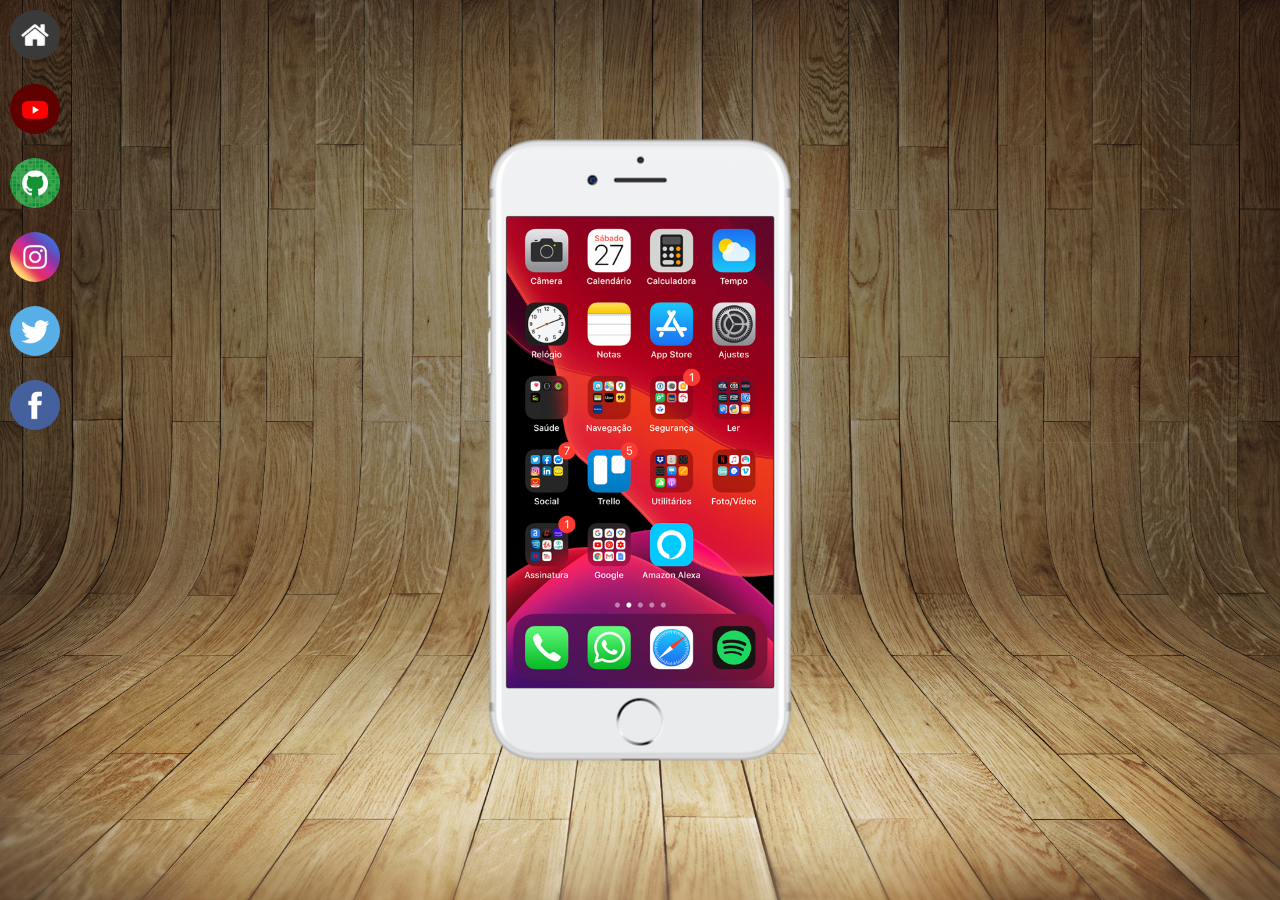
<file: index.html>
<!DOCTYPE html>
<html lang="pt-br">
  <head>
    <meta charset="UTF-8" />
    <meta name="viewport" content="width=device-width, initial-scale=1.0" />
    <link rel="shortcut" href="favicon.ico" type="image/x-icon" />
    <link rel="stylesheet" href="estilos/style.css" />
    <title>Projeto Redes Sociais</title>
  </head>
  <body>
    <main>
      <section id="telefone">
        <iframe src="home.html" name="tela" id="tela" frameborder="0">
          Seu navegador não é compatível com isso.
        </iframe>
      </section>

      <section id="redes-sociais">
        <a href="home.html" target="tela"
          ><img src="imagens/logo-home.jpg" alt="Home" /></a
        ><br />
        <!-- <br>  quebra linha-->
        <a href="youtube.html" target="tela"
          ><img src="imagens/logo-youtube.jpg" alt="YouTube" /></a
        ><br /><!-- <br>  q -->
         <a href="github.html" target="tela"
          ><img src="imagens/logo-github.jpg" alt="GitHub" /></a
        ><br /><!-- <br>  quebra linha-->
        <a href="instagram.html" target="tela"
          ><img src="imagens/logo-instagram.jpg" alt="Instagram" /></a
        ><br /><!-- <br> quebra linha-->
        <a href="twitter.html" target="tela">
          <img src="imagens/logo-twitter.jpg" alt="Twitter" /></a
        ><br /><!-- <br>  quebra linha-->
        <a href="facebook.html" target="tela"
          ><img src="imagens/logo-facebook.jpg" alt="Facebook" /></a
        ><br /><!-- <br>  quebra linha-->
      </section>
    </main>
  </body>
</html>
</file>
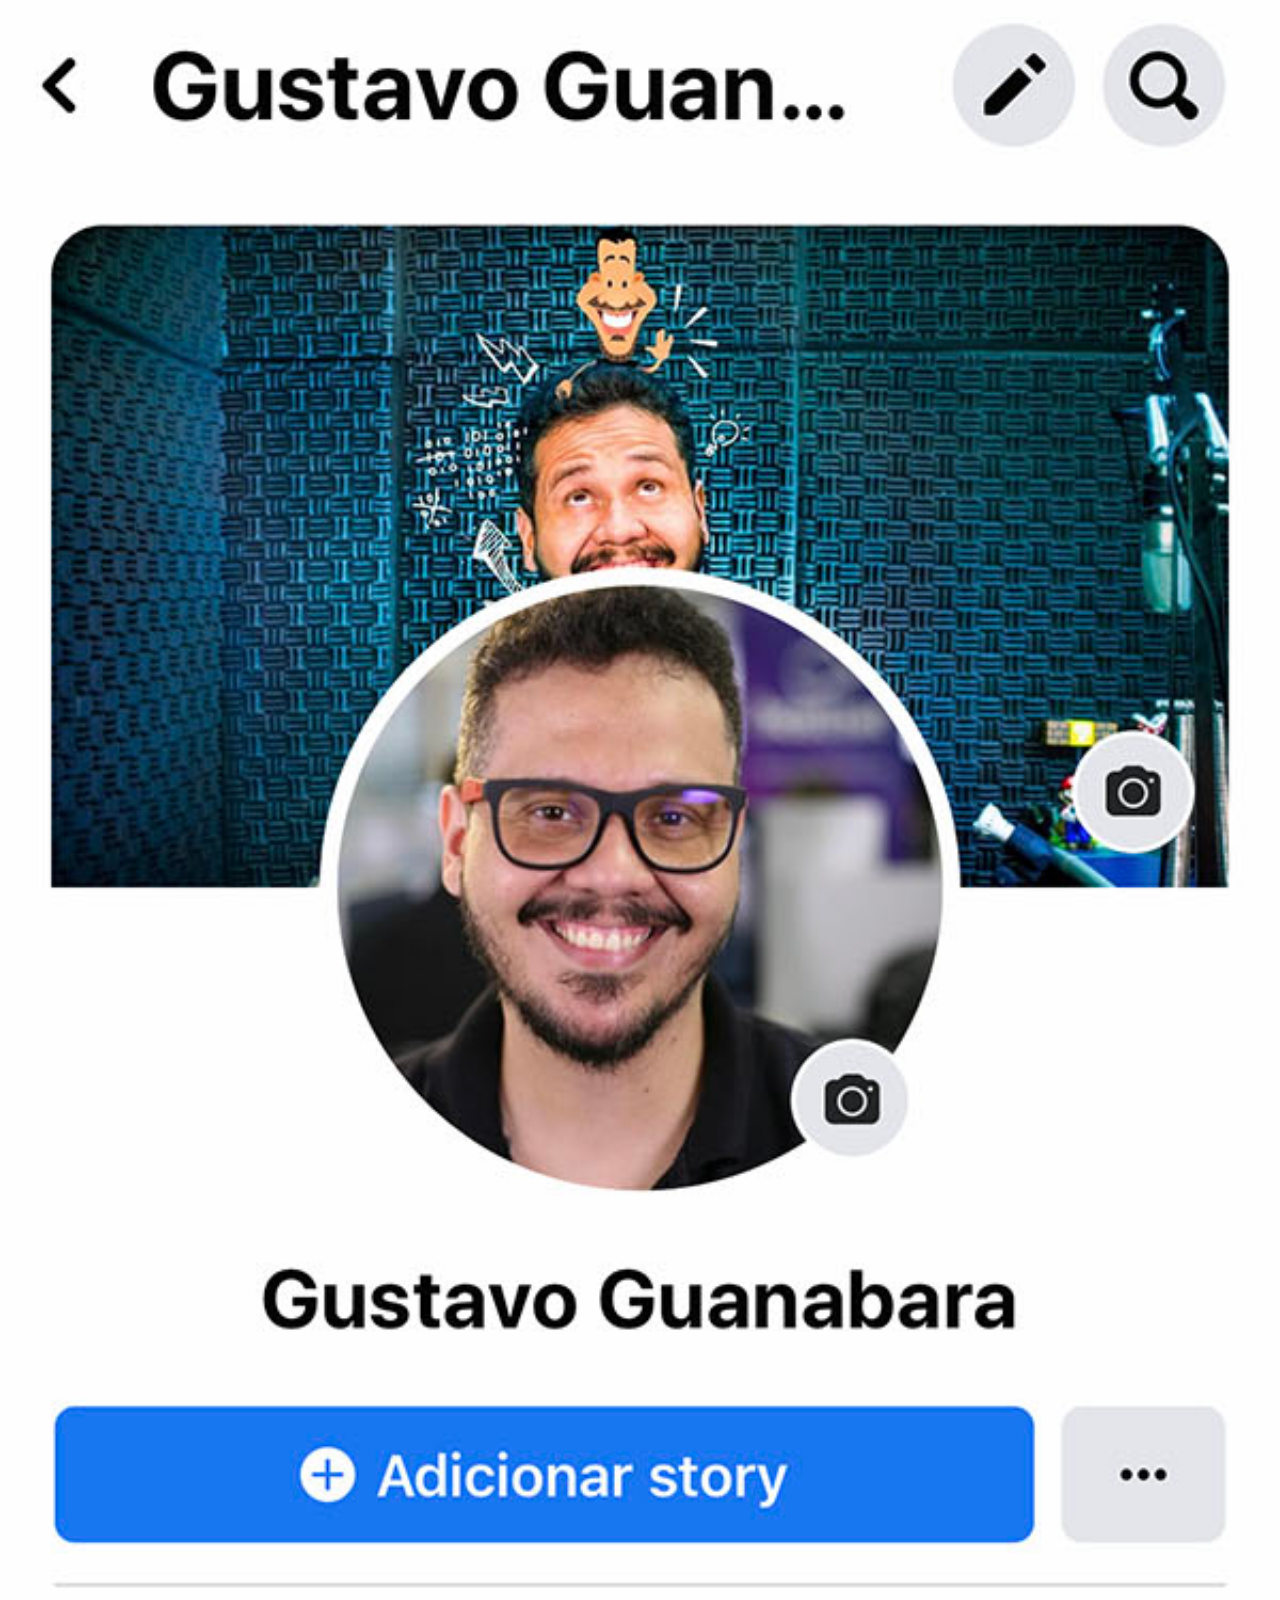
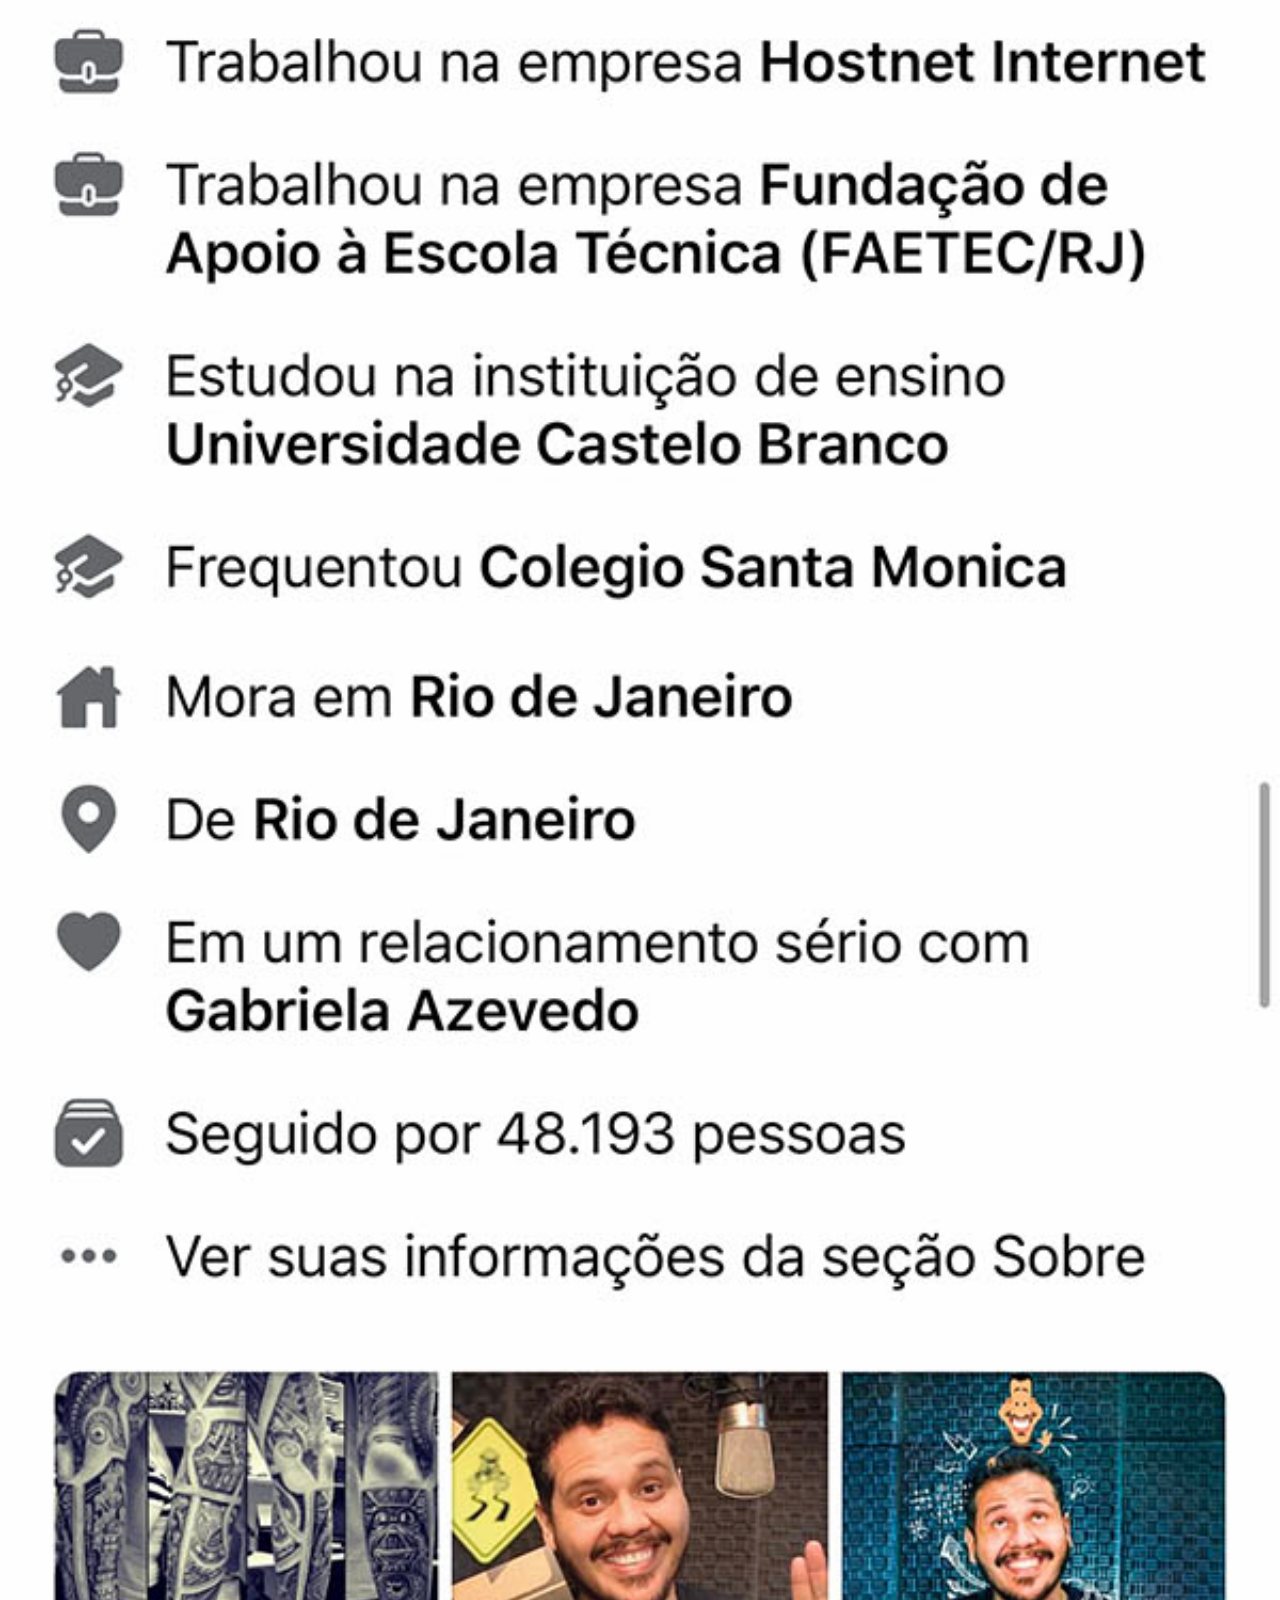
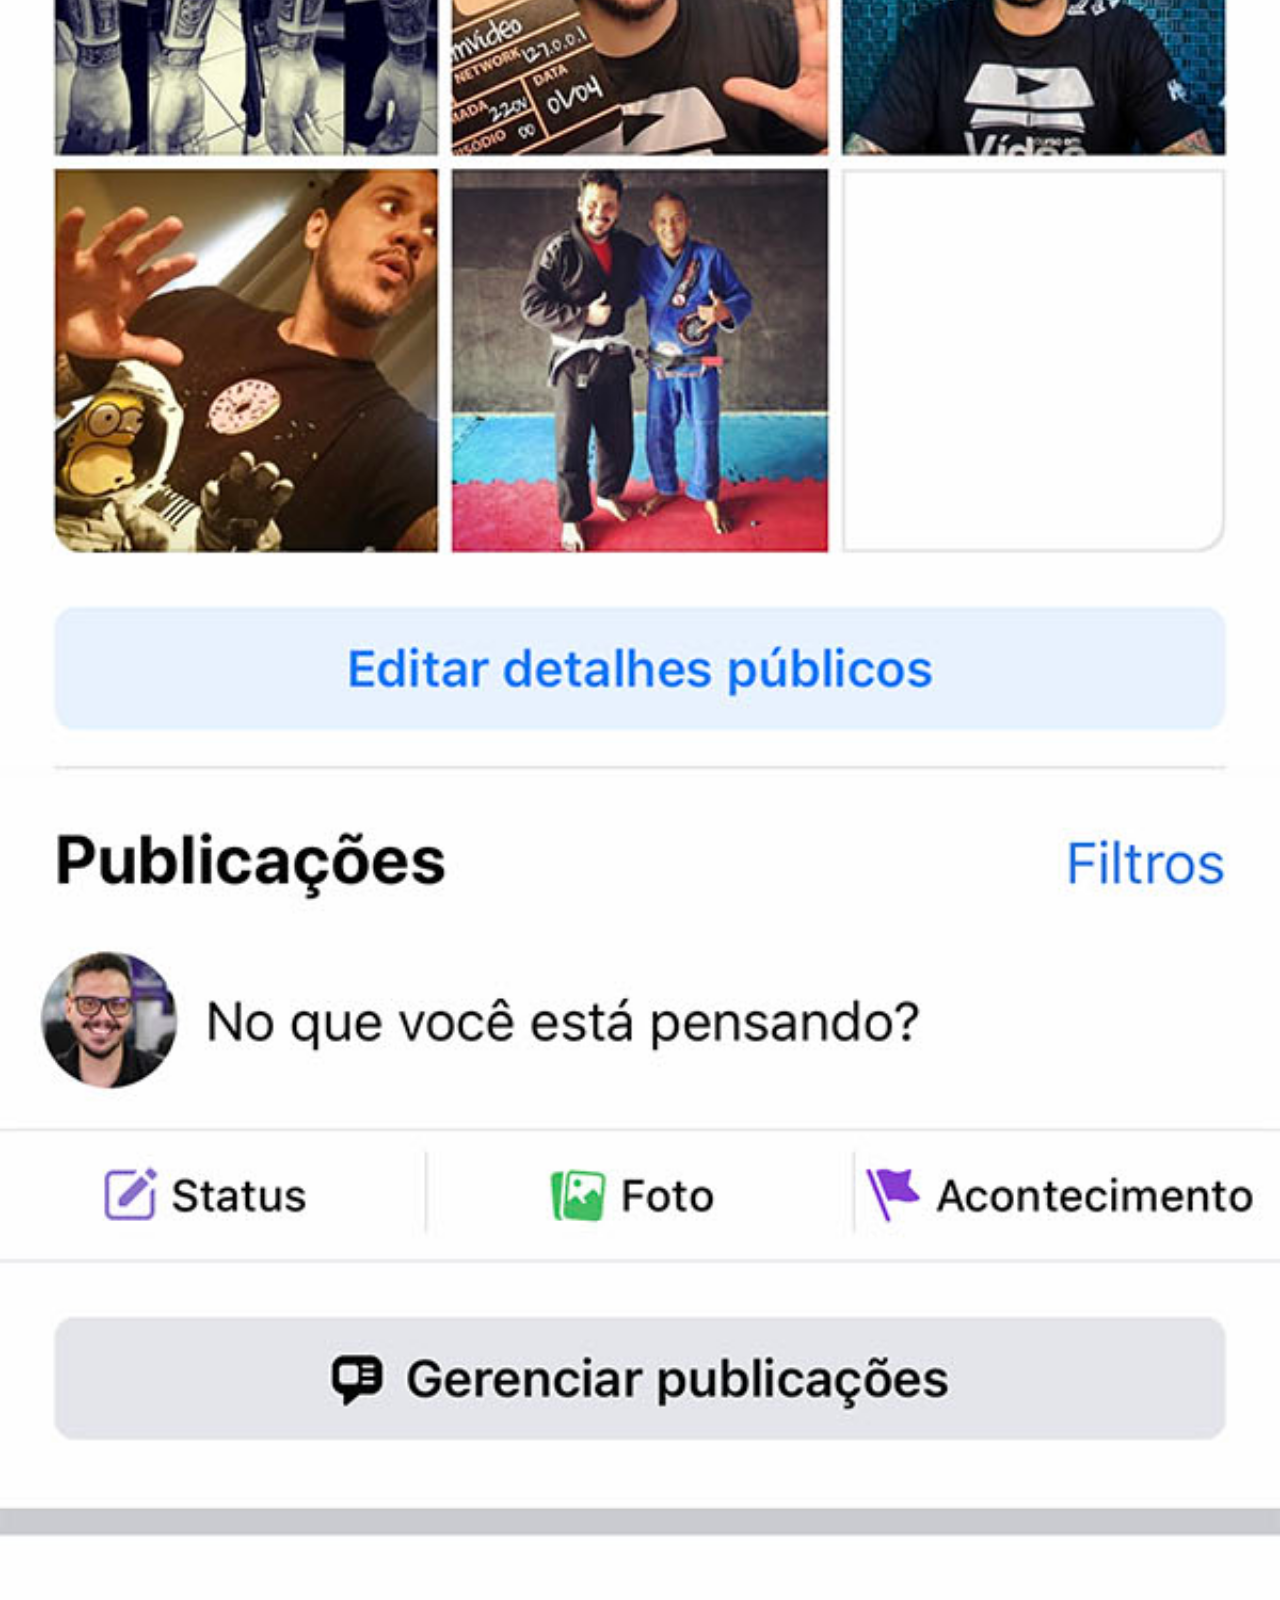
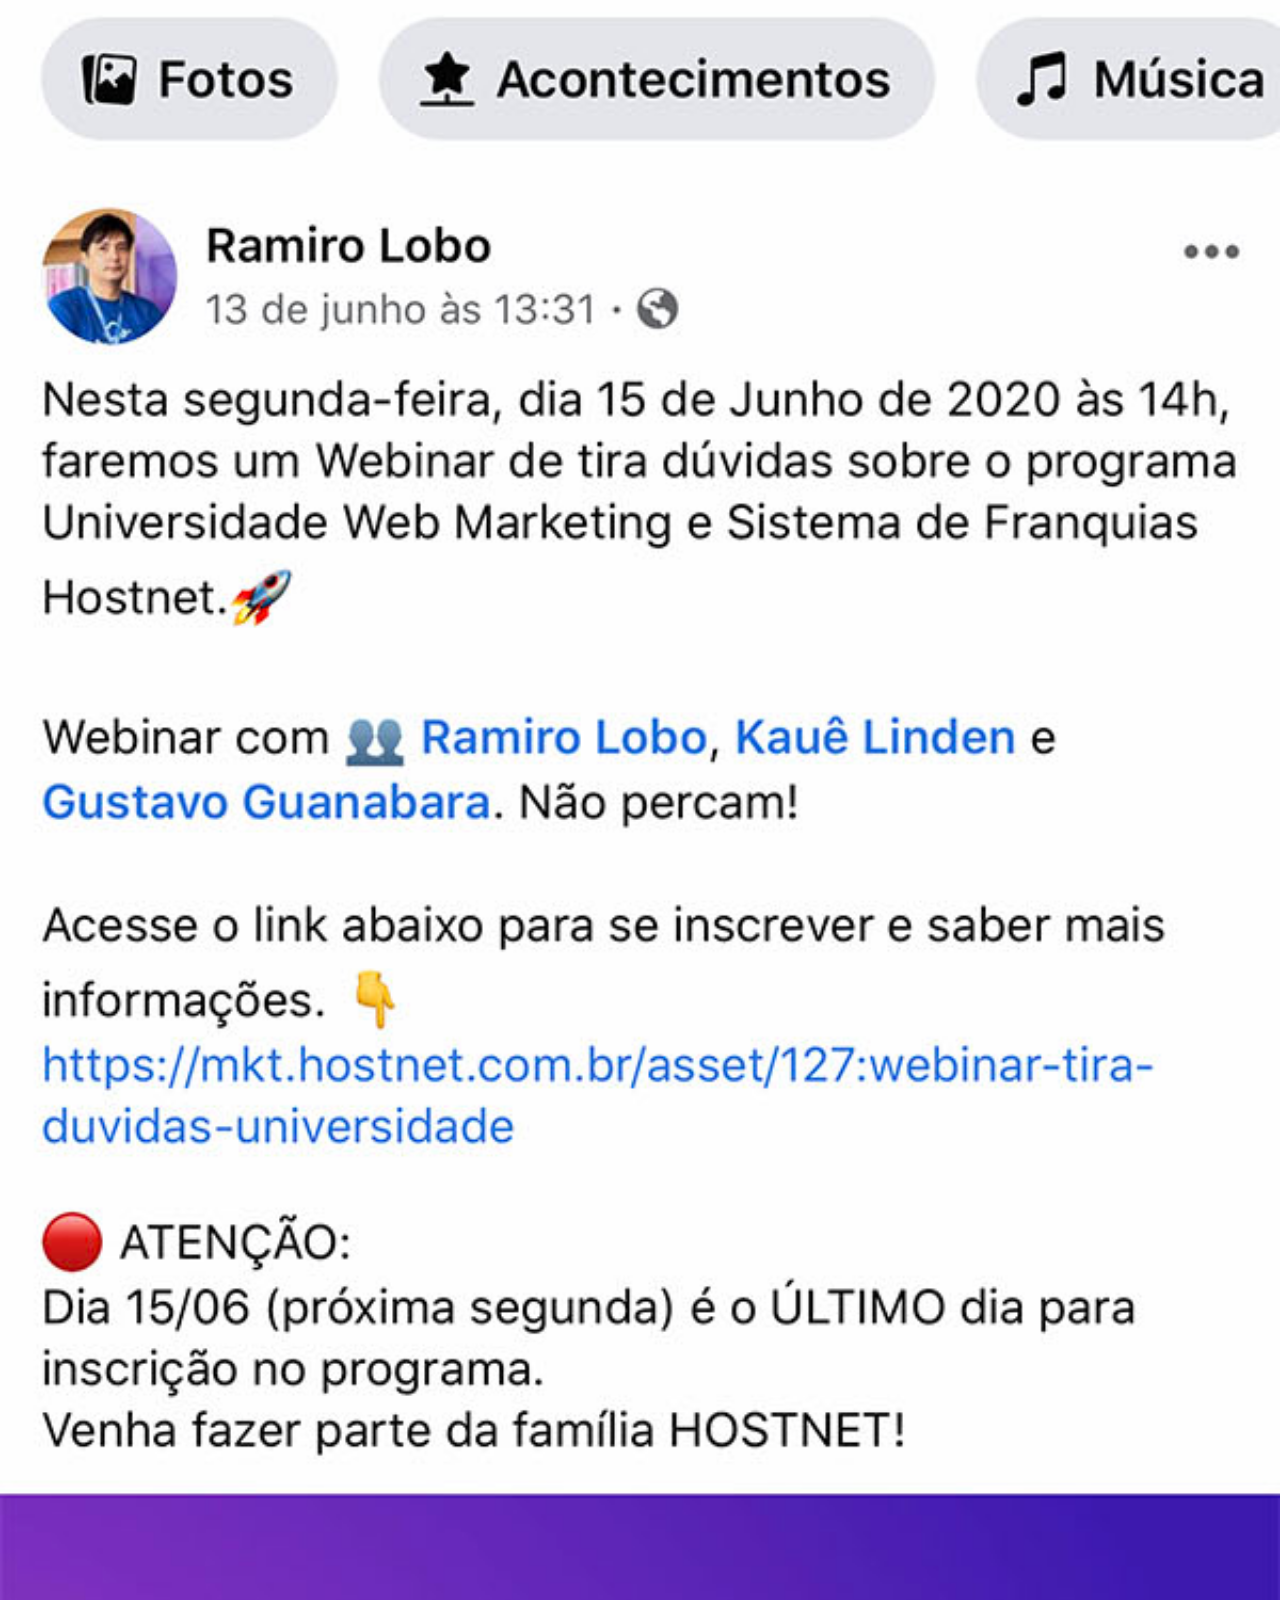
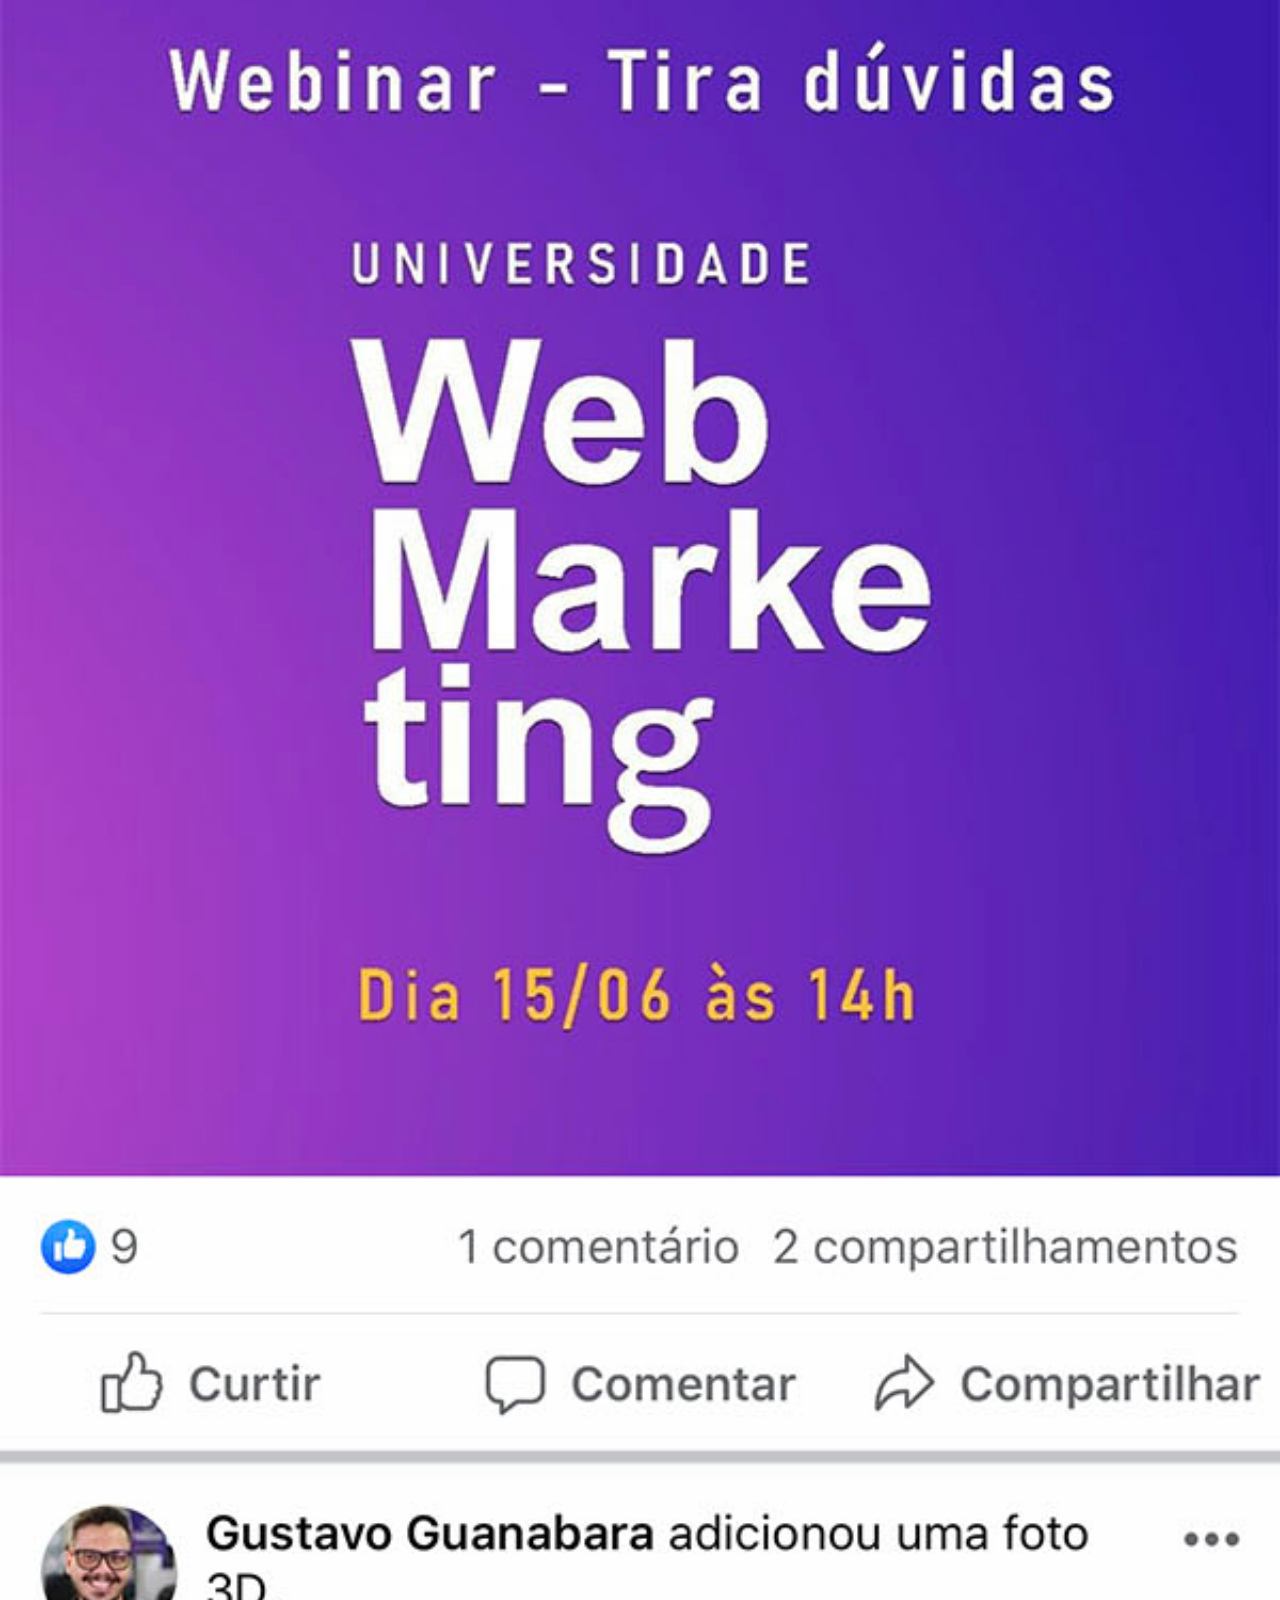
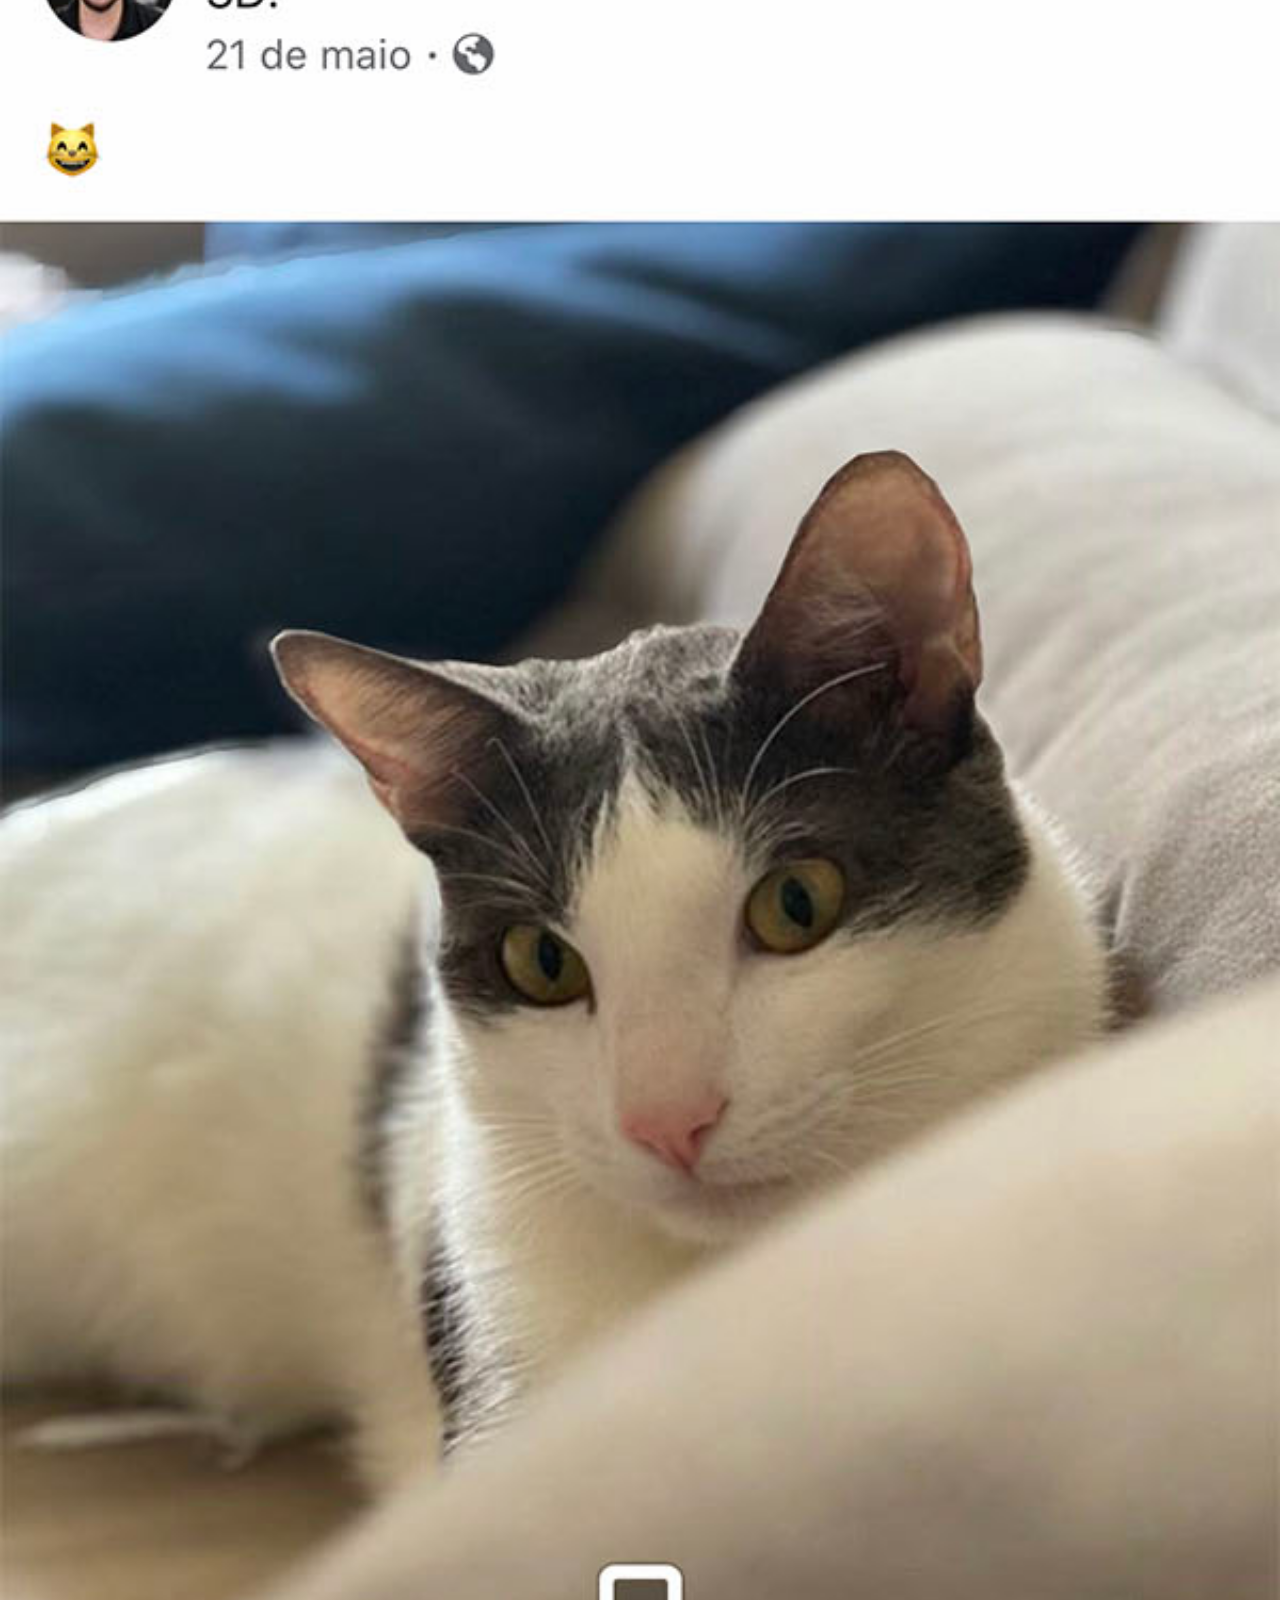
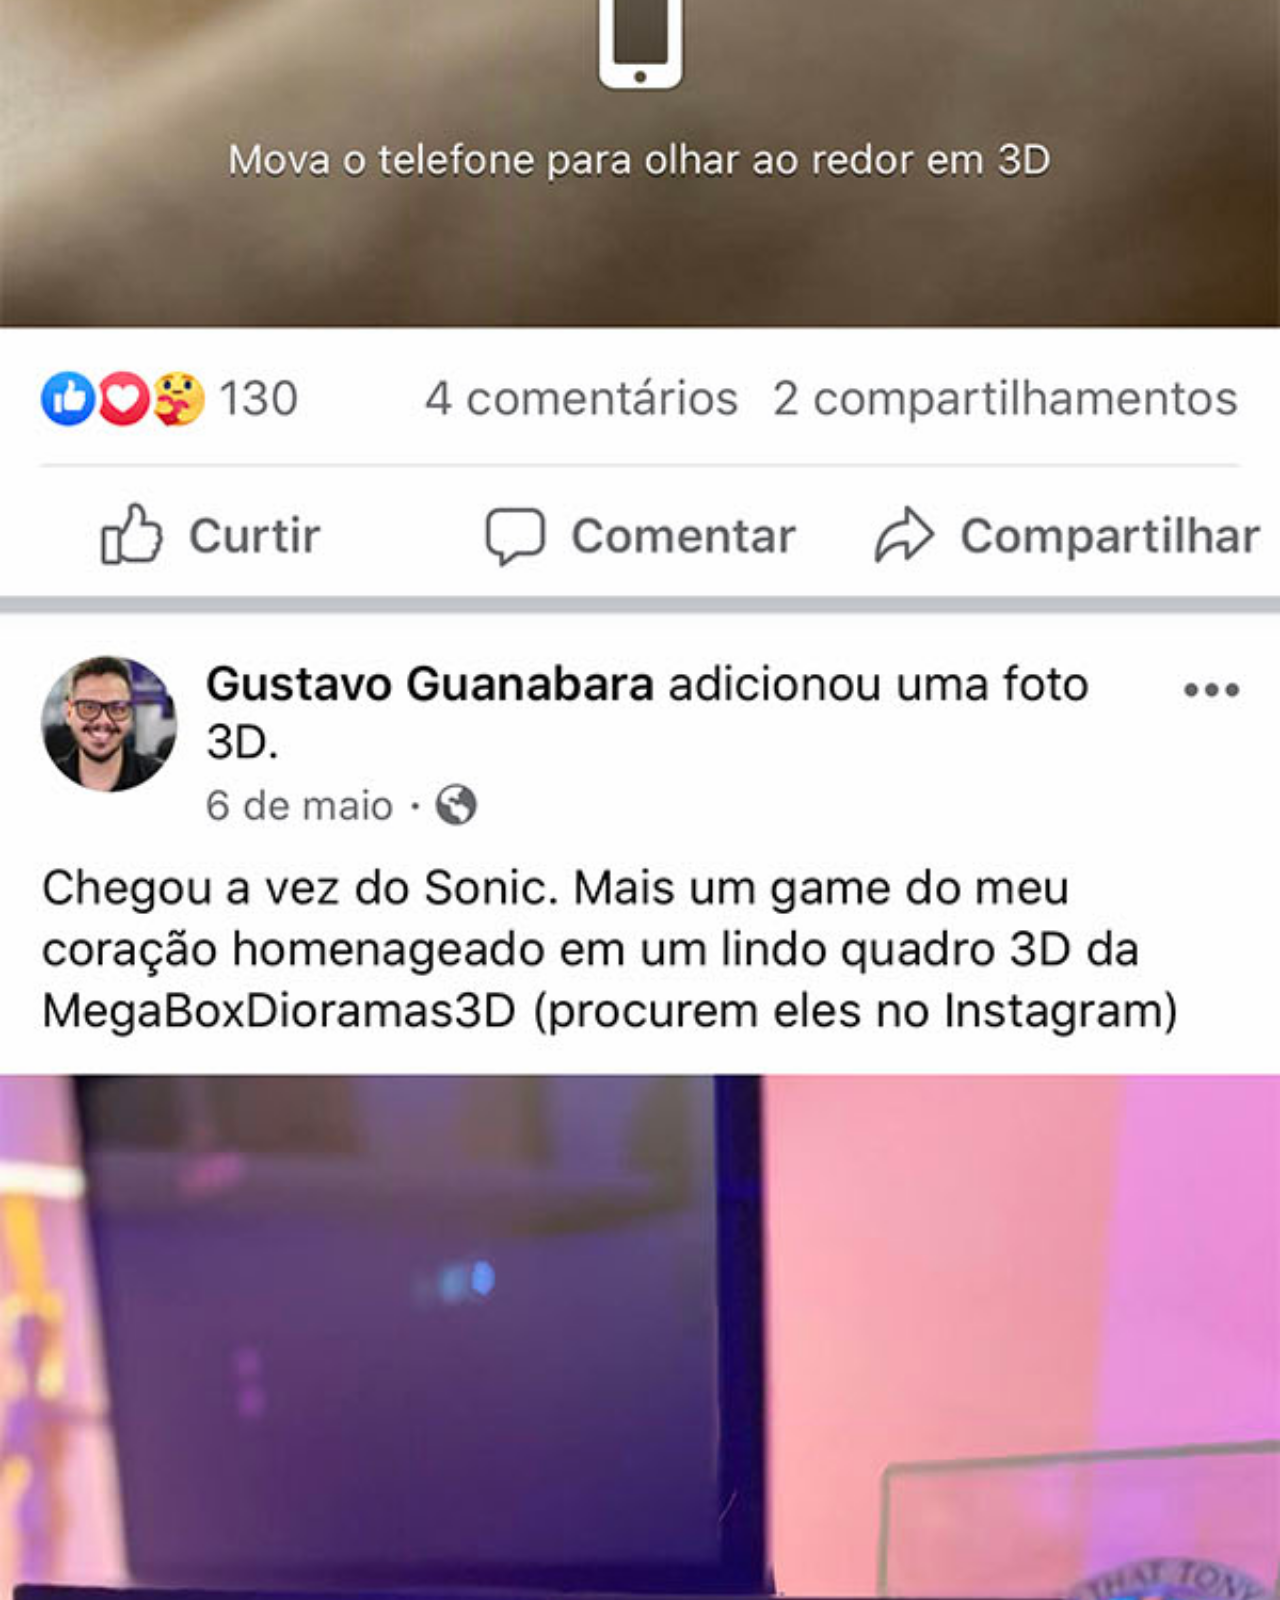
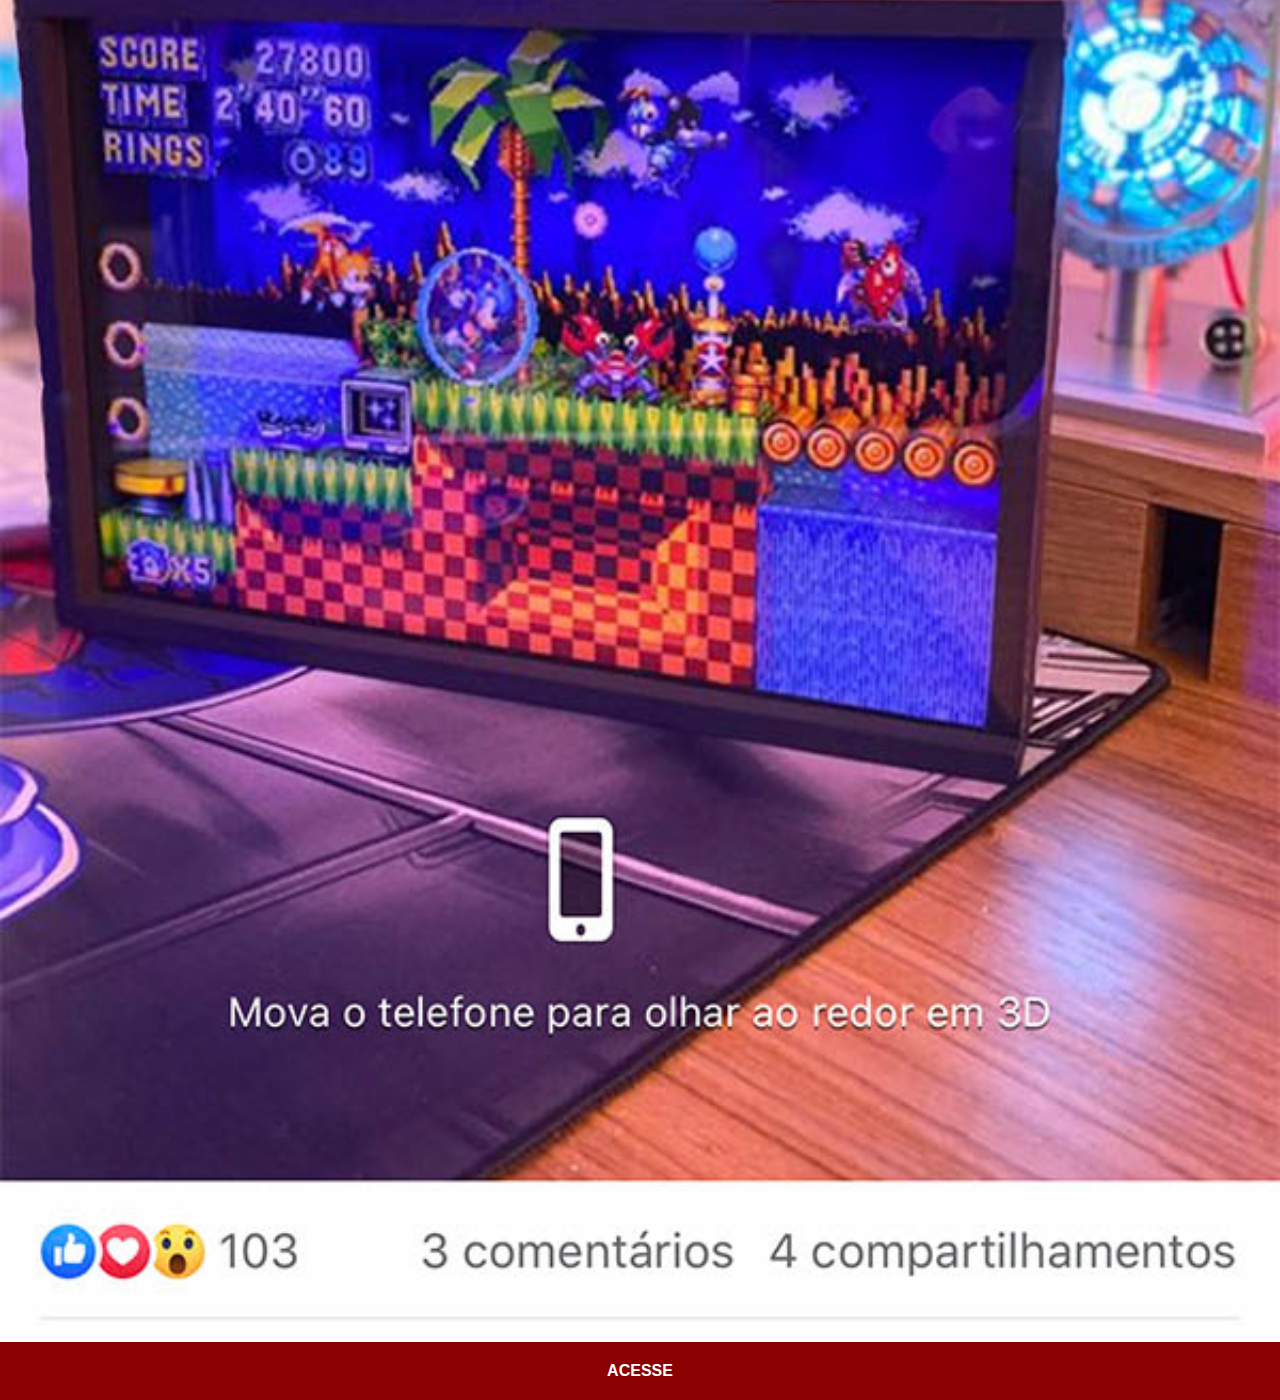
<file: facebook.html>
<!DOCTYPE html>
<html lang="pt-br">
  <head>
    <meta charset="UTF-8" />
    <meta name="viewport" content="width=device-width, initial-scale=1.0" />
    <title>Facebook</title>
    <link rel="stylesheet" href="estilos/social.css" />
  </head>
  <body>
    <img src="imagens/tela-facebook.jpg" alt="Facebook" />
    <a href="https://facebook.com/gustavoguanabara" target="_blank">ACESSE</a>
  </body>
</html>
</file>
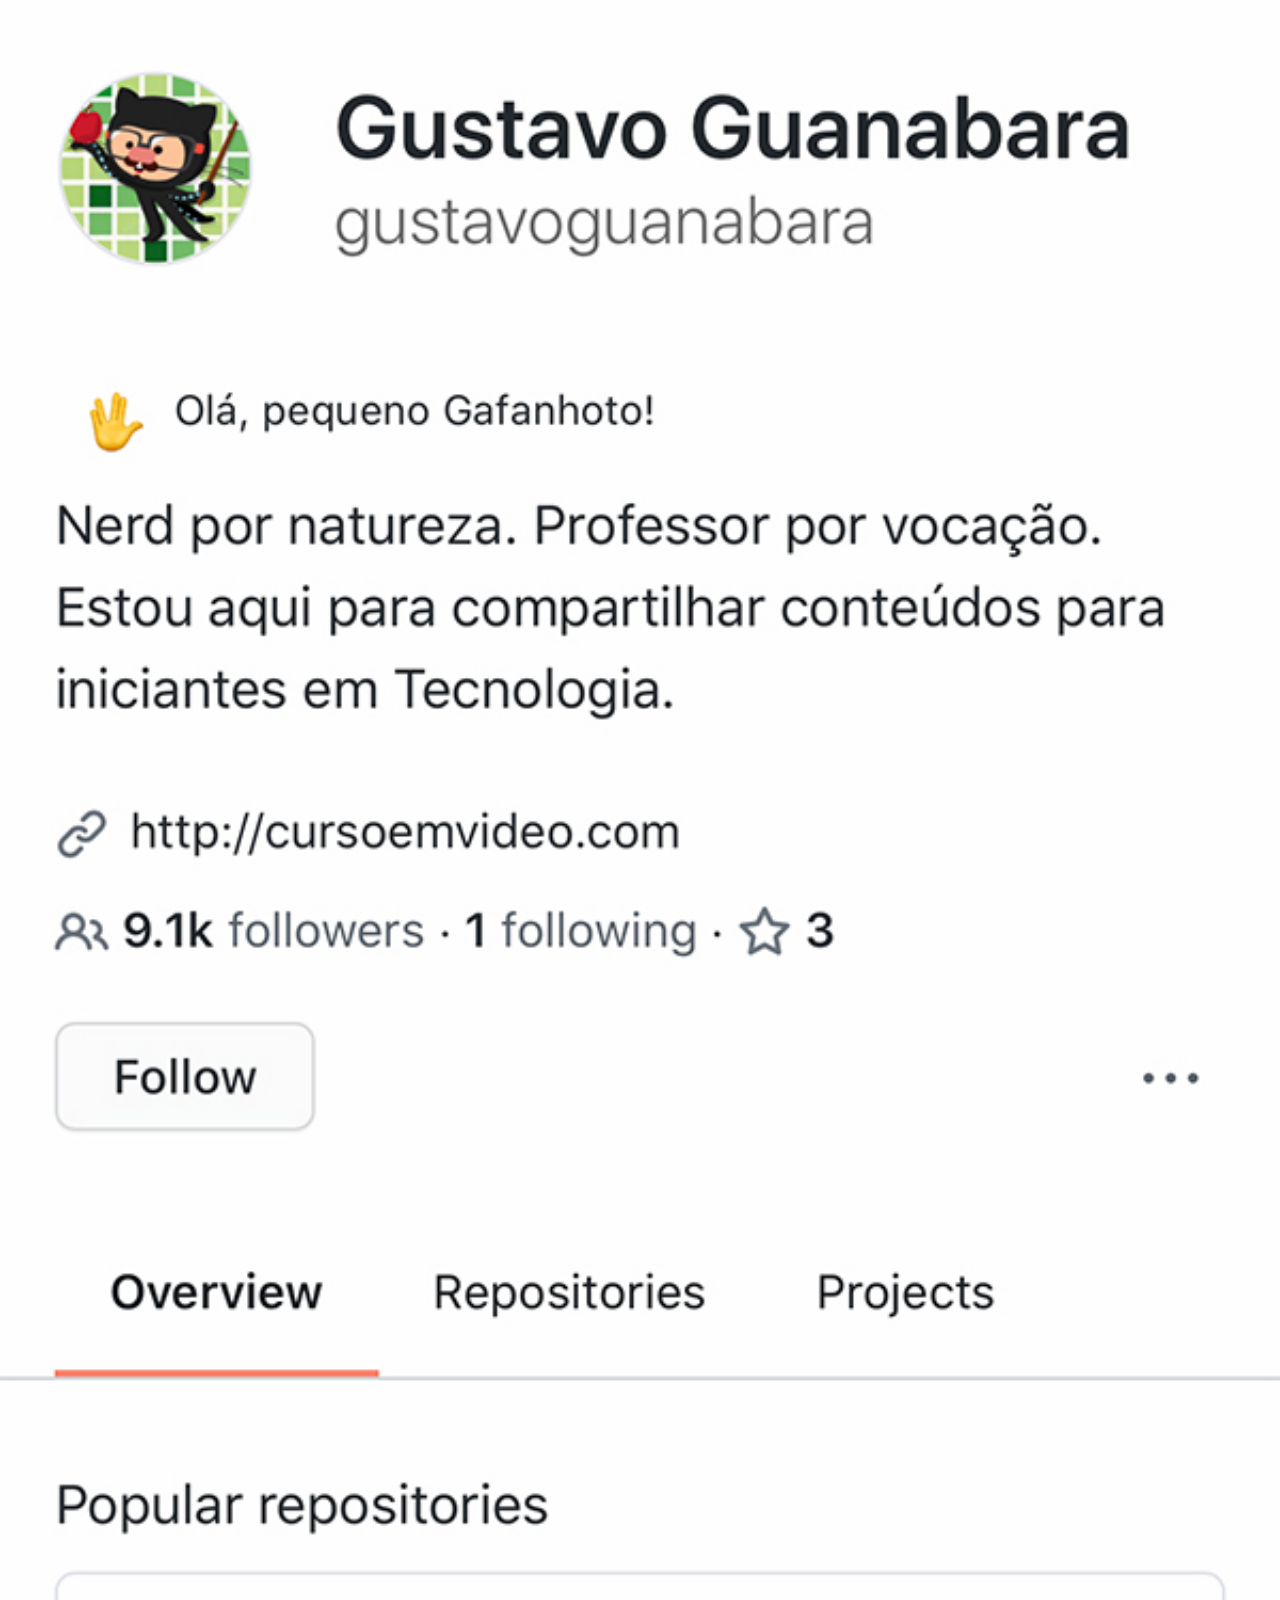
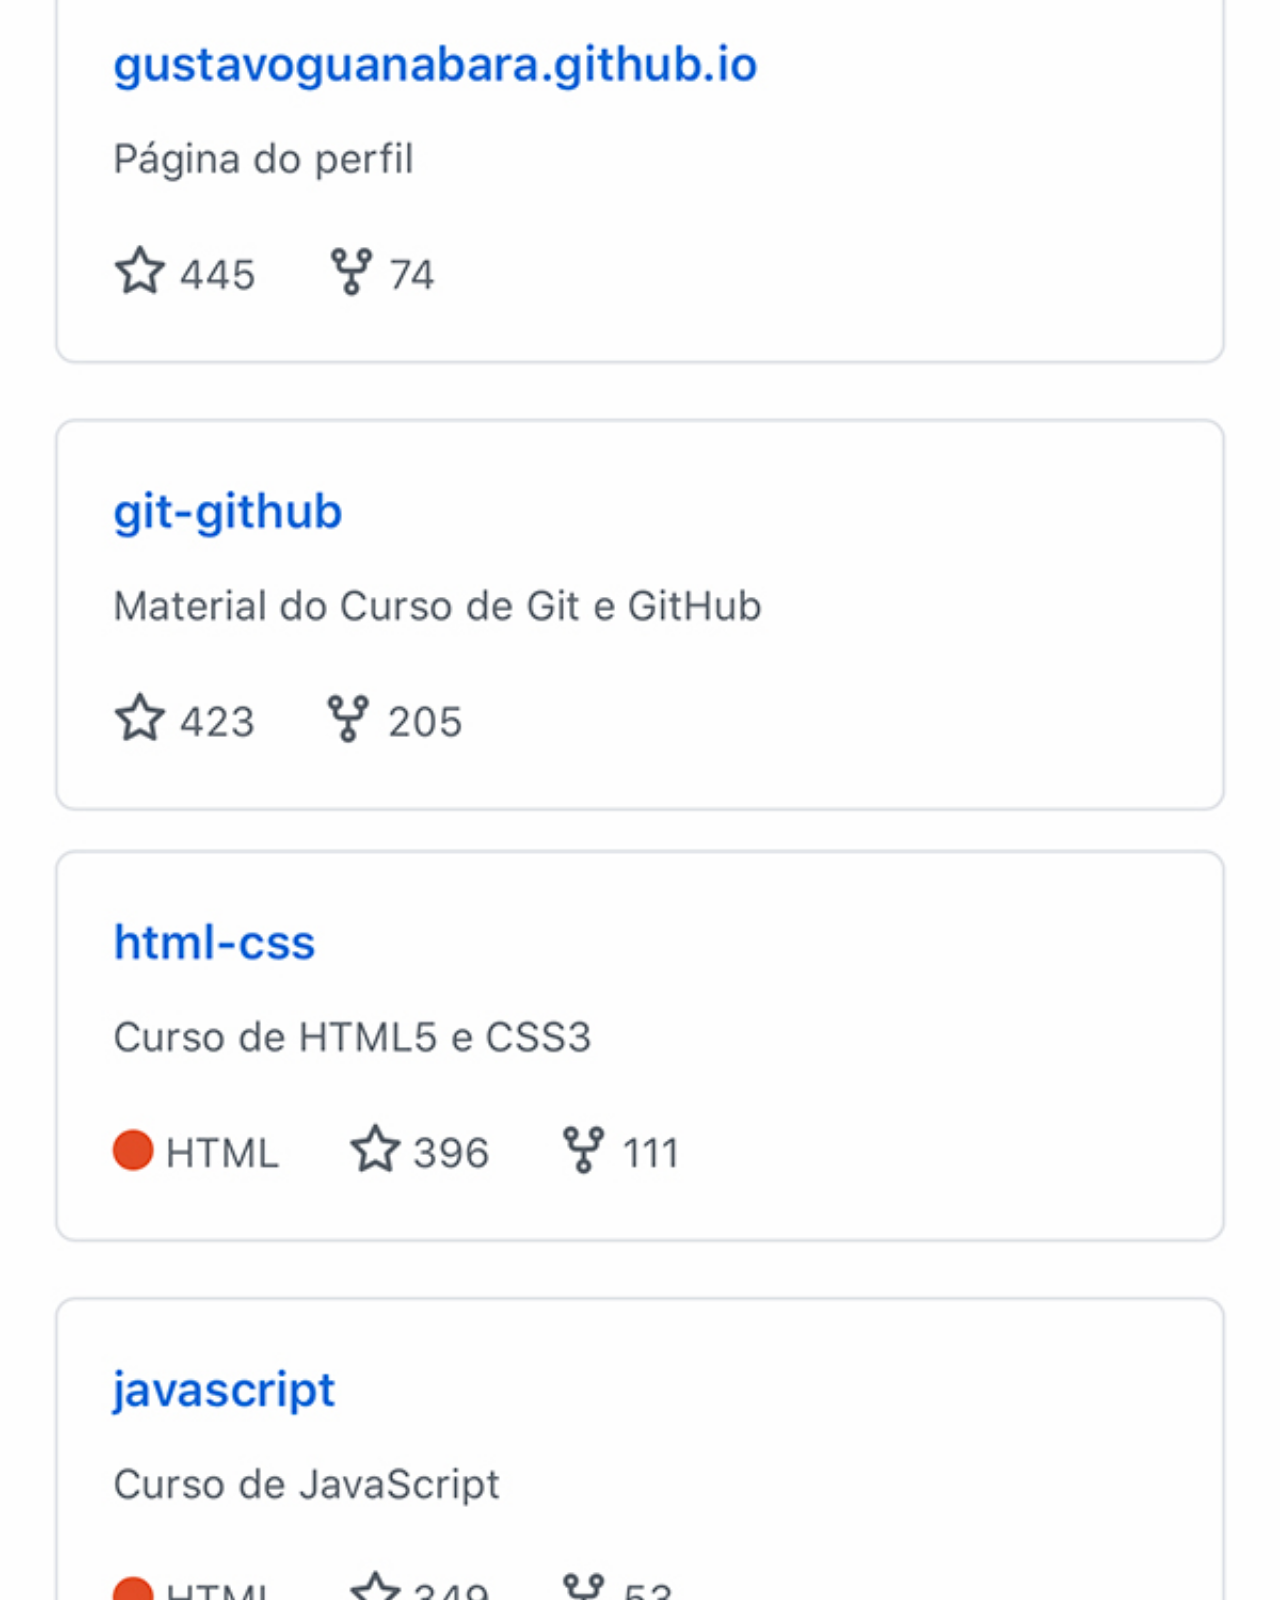
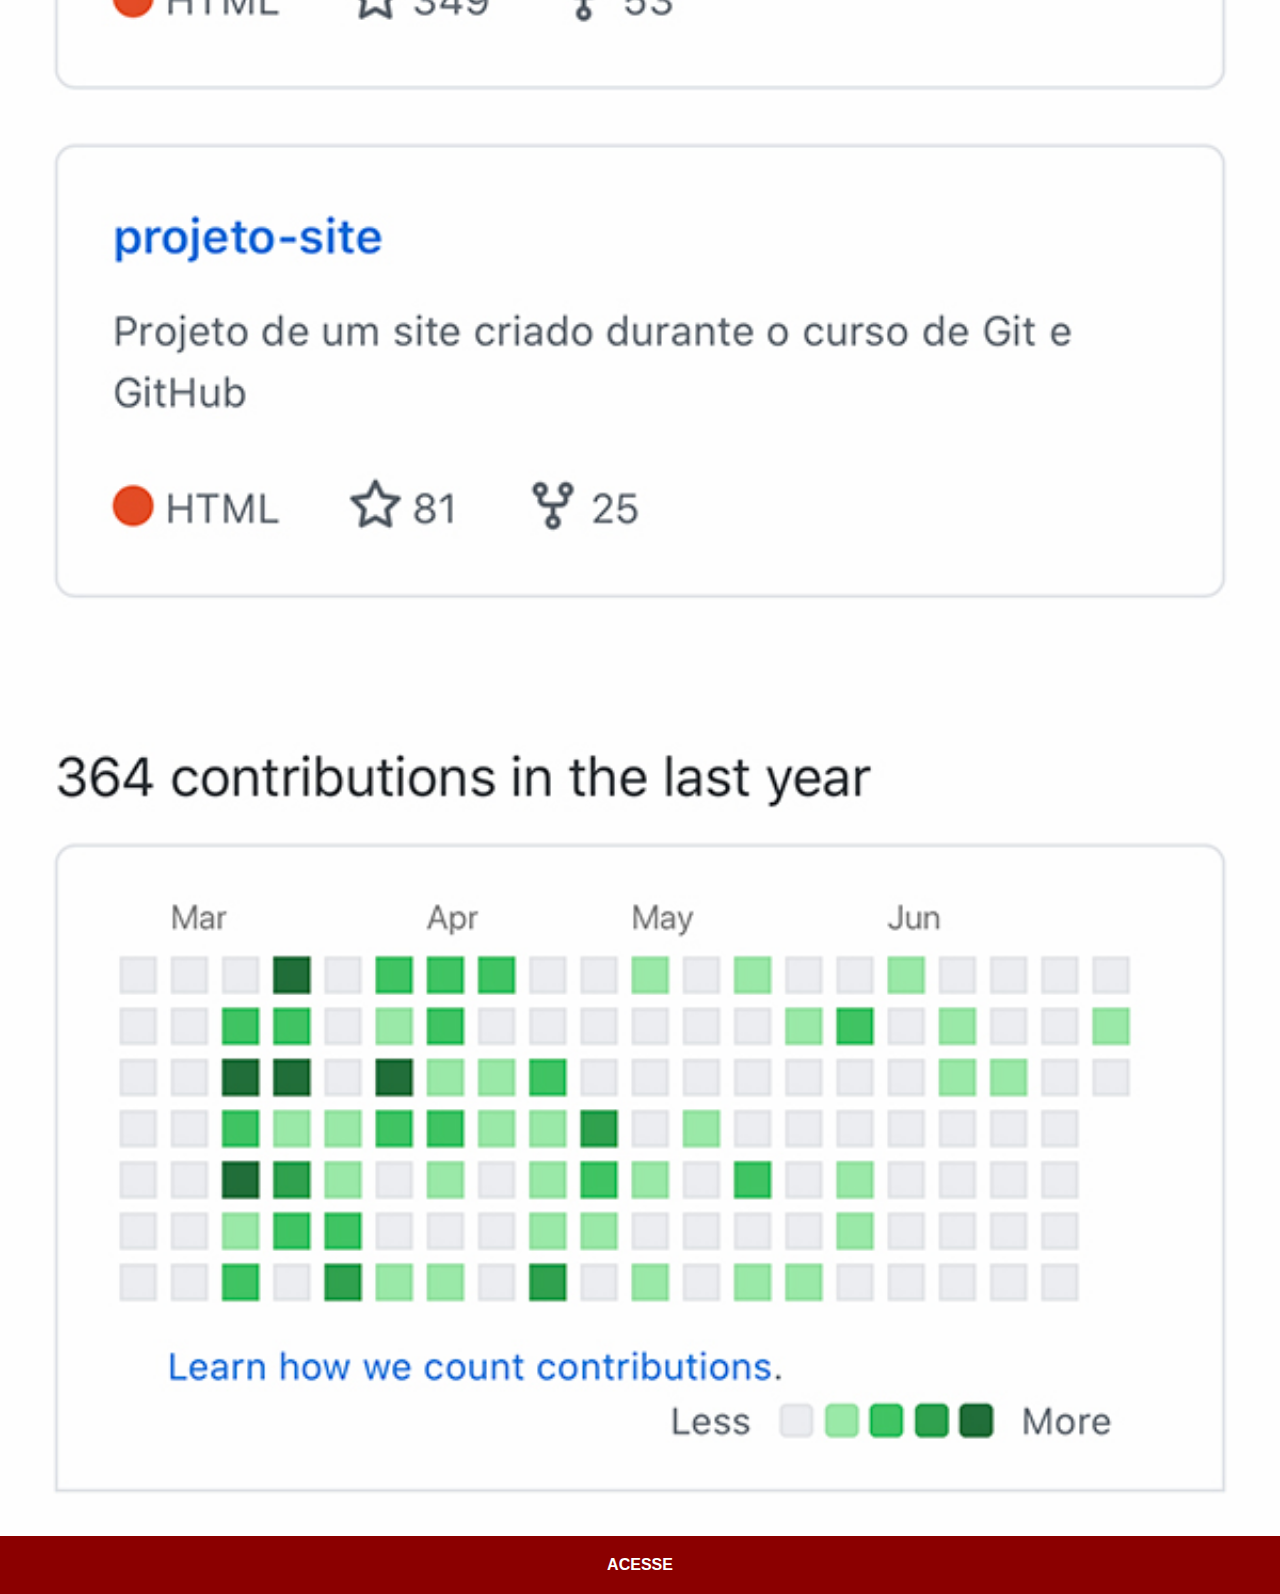
<file: github.html>
<!DOCTYPE html>
<html lang="pt-br">
  <head>
    <meta charset="UTF-8" />
    <meta name="viewport" content="width=device-width, initial-scale=1.0" />
    <title>GitHub</title>
    <link rel="stylesheet" href="estilos/social.css" />
  </head>
  <body>
    <img src="imagens/tela-github.jpg" alt="GitHub" />
    <a href="https://github.com/gustavoguanabara/" target="_blank">ACESSE</a>
  </body>
</html>
</file>
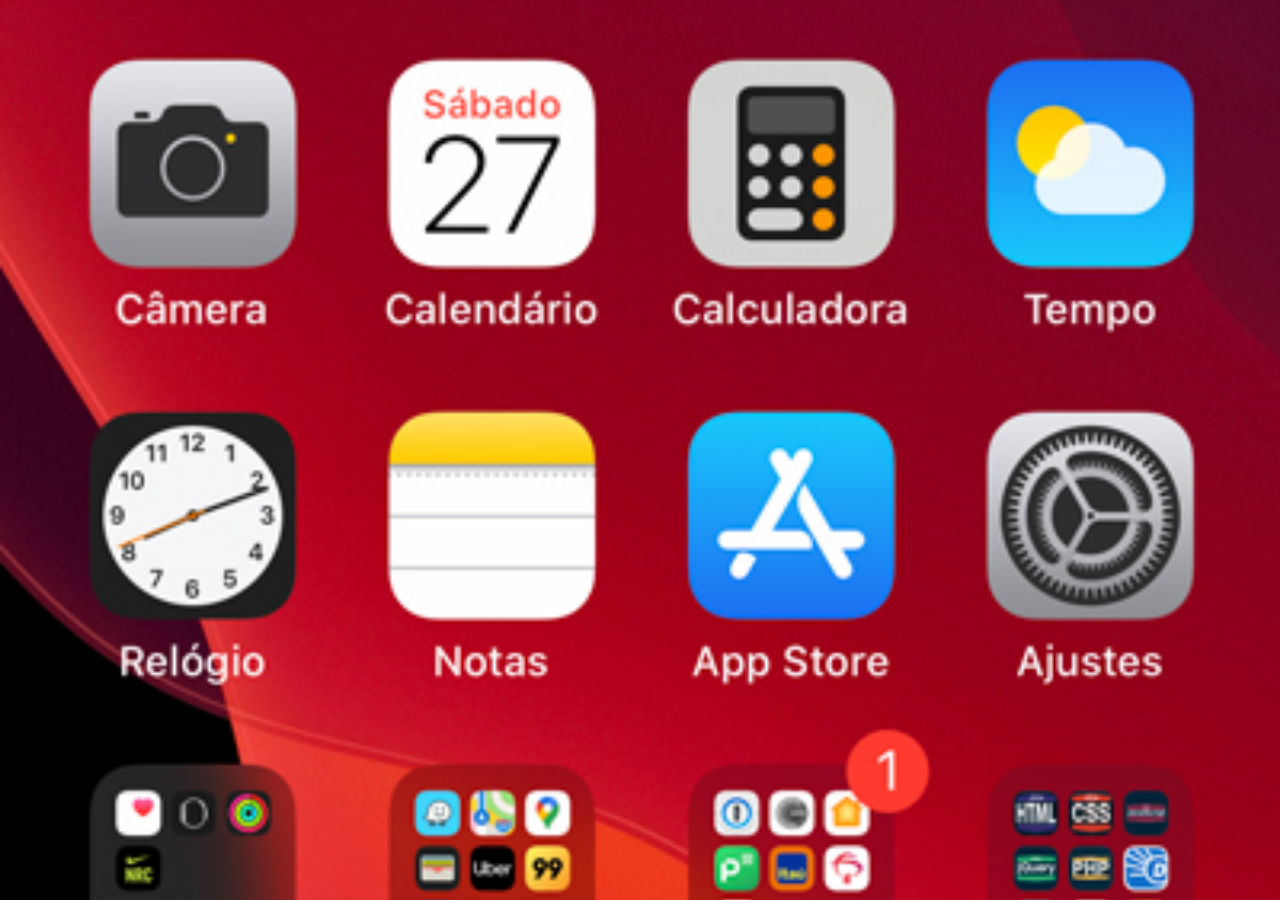
<file: home.html>
<!DOCTYPE html>
<html lang="pt-br">
  <head>
    <meta charset="UTF-8" />
    <meta name="viewport" content="width=device-width, initial-scale=1.0" />
    <title>Home</title>
  </head>
  <style>
    * {
      margin: 0px;
      padding: 0px;
    }
    body {
      width: 100vw;
      height: 100vh;
      background: black url("imagens/tela-home.jpg") no-repeat top center;
      background-size: cover;
    }
  </style>

  <body></body>
</html>
</file>
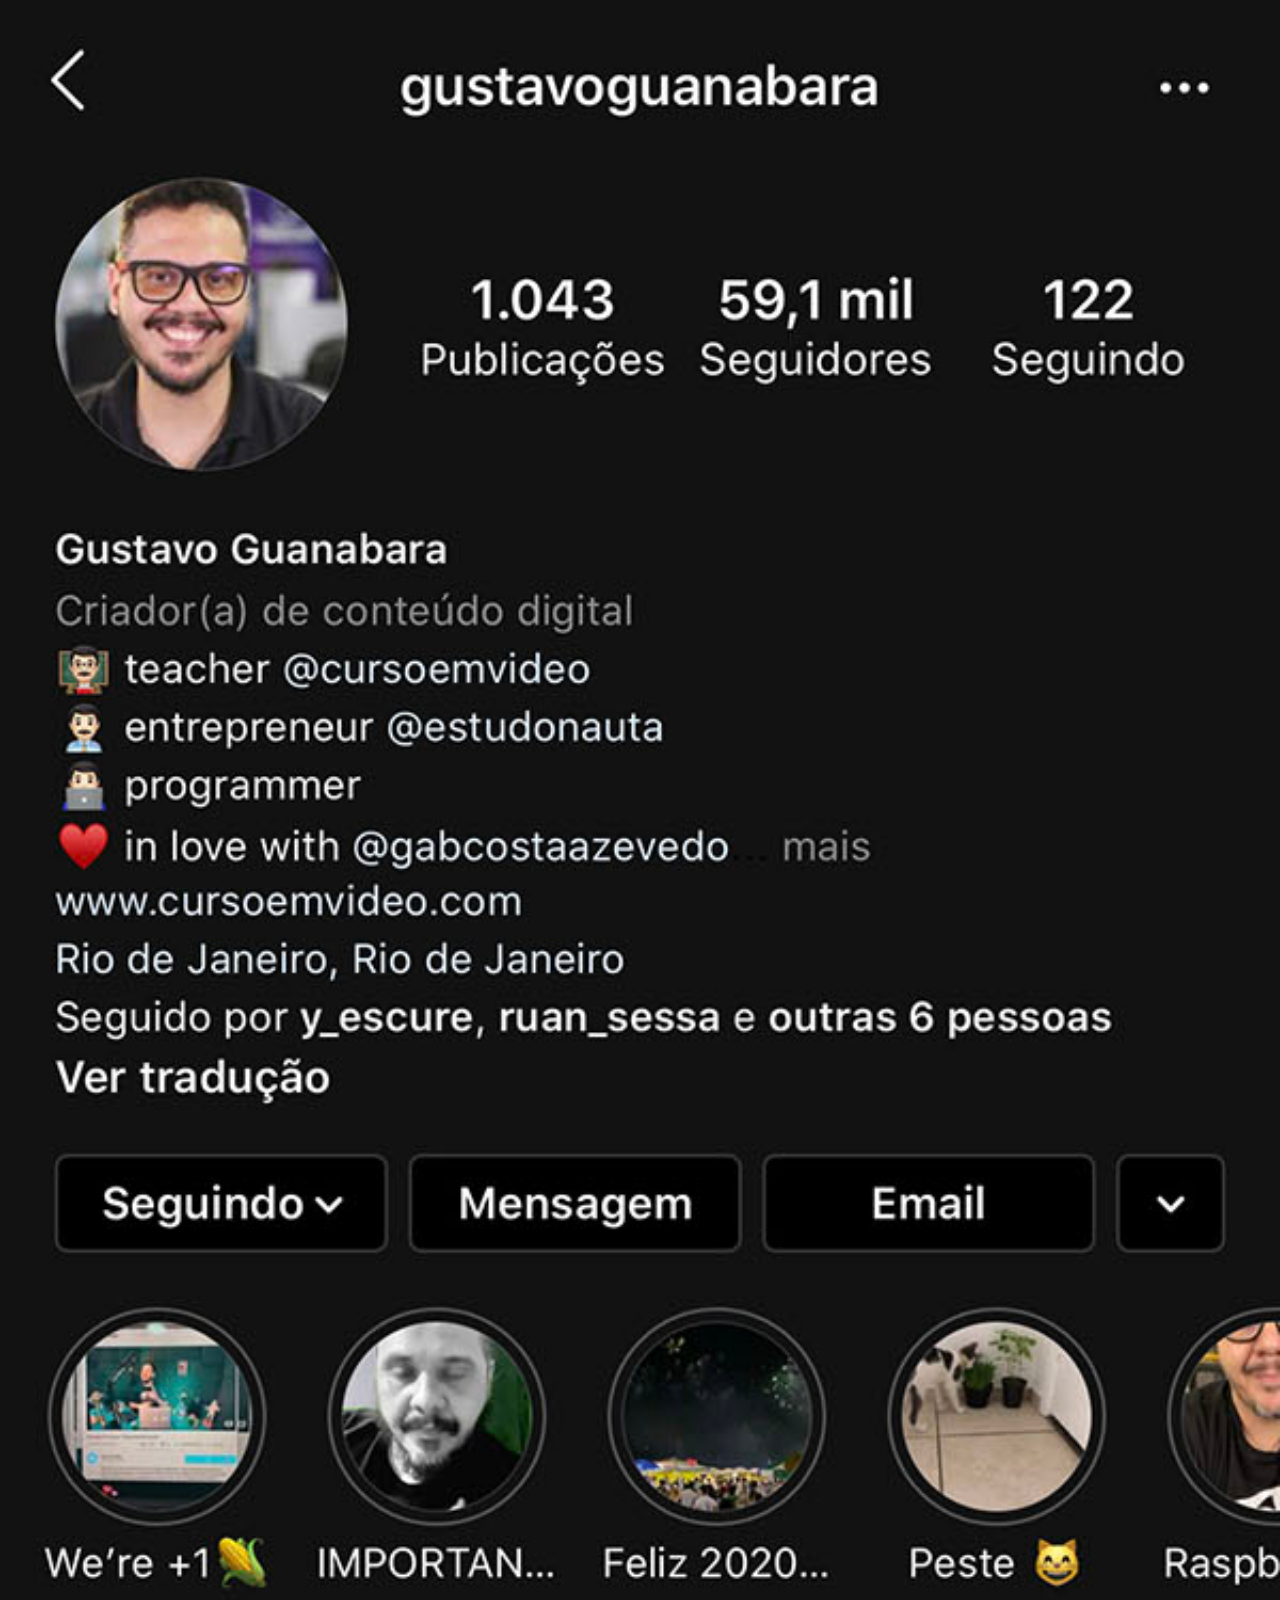
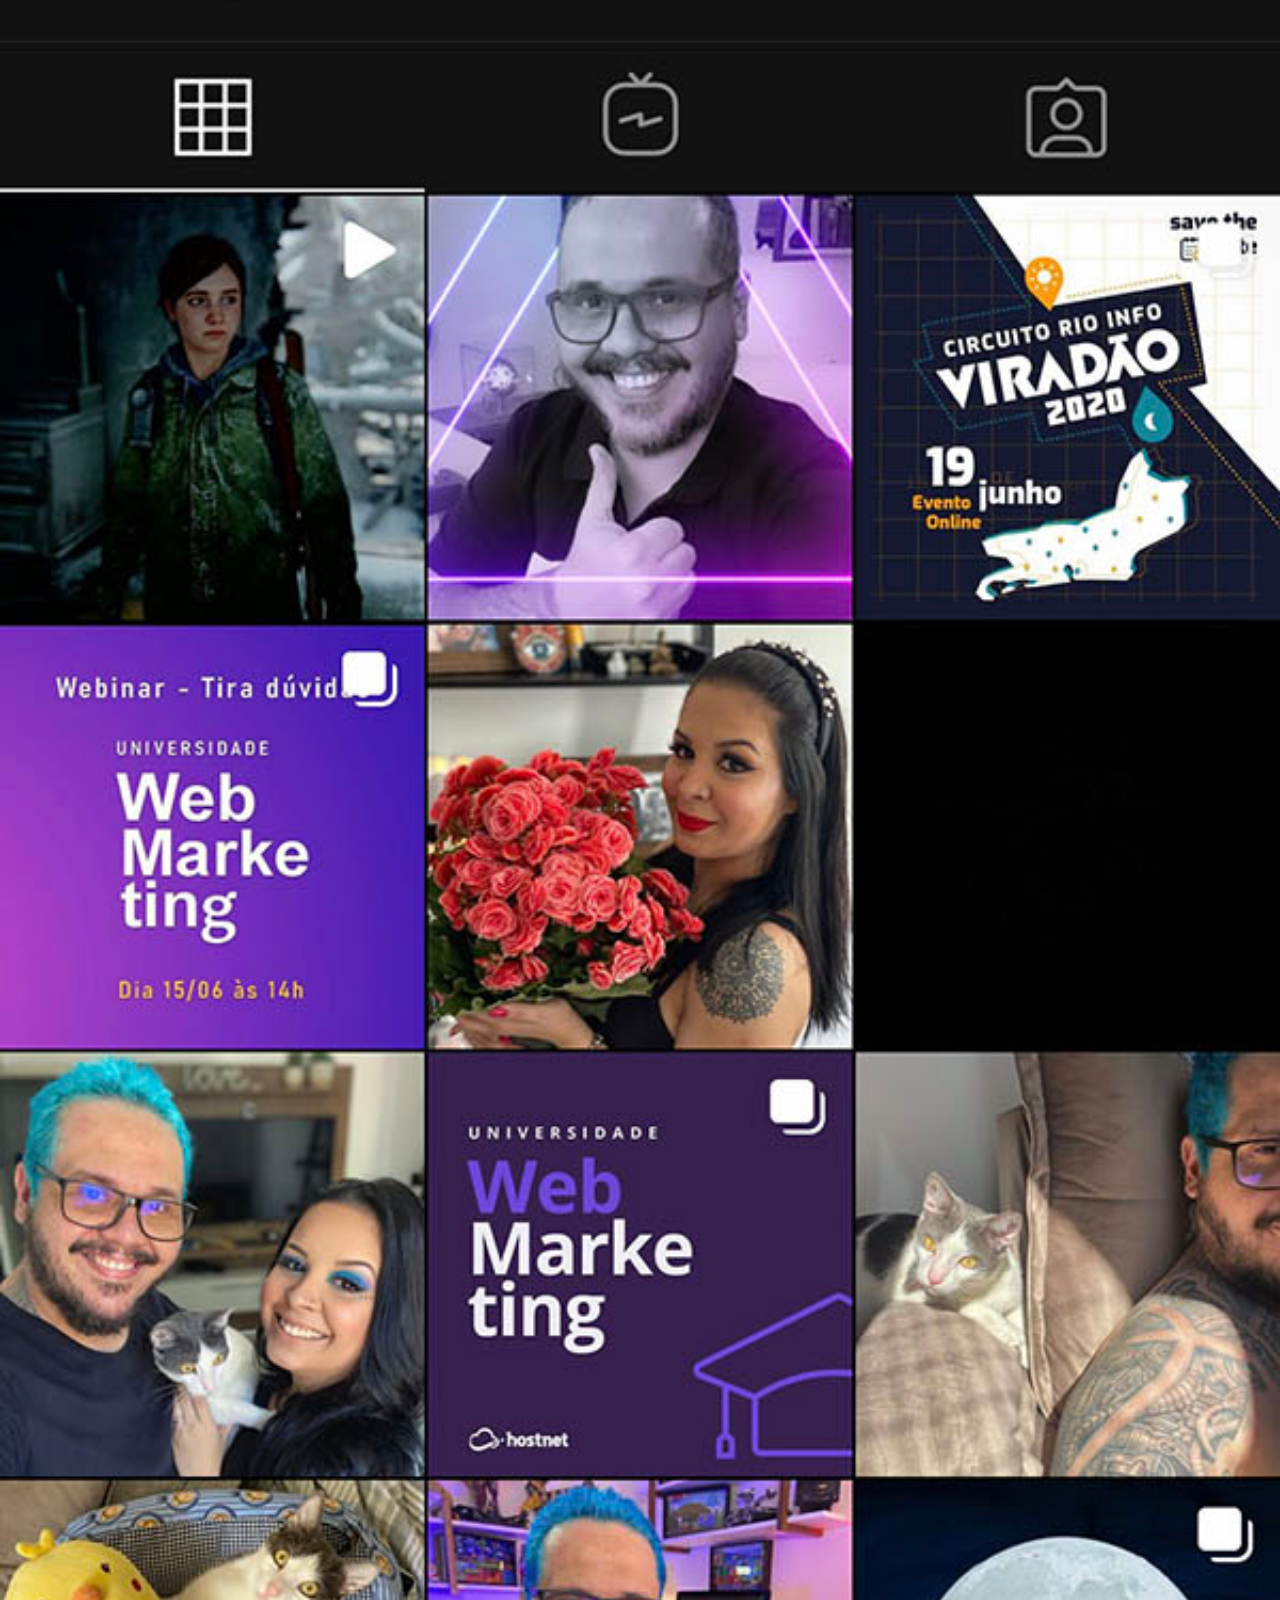
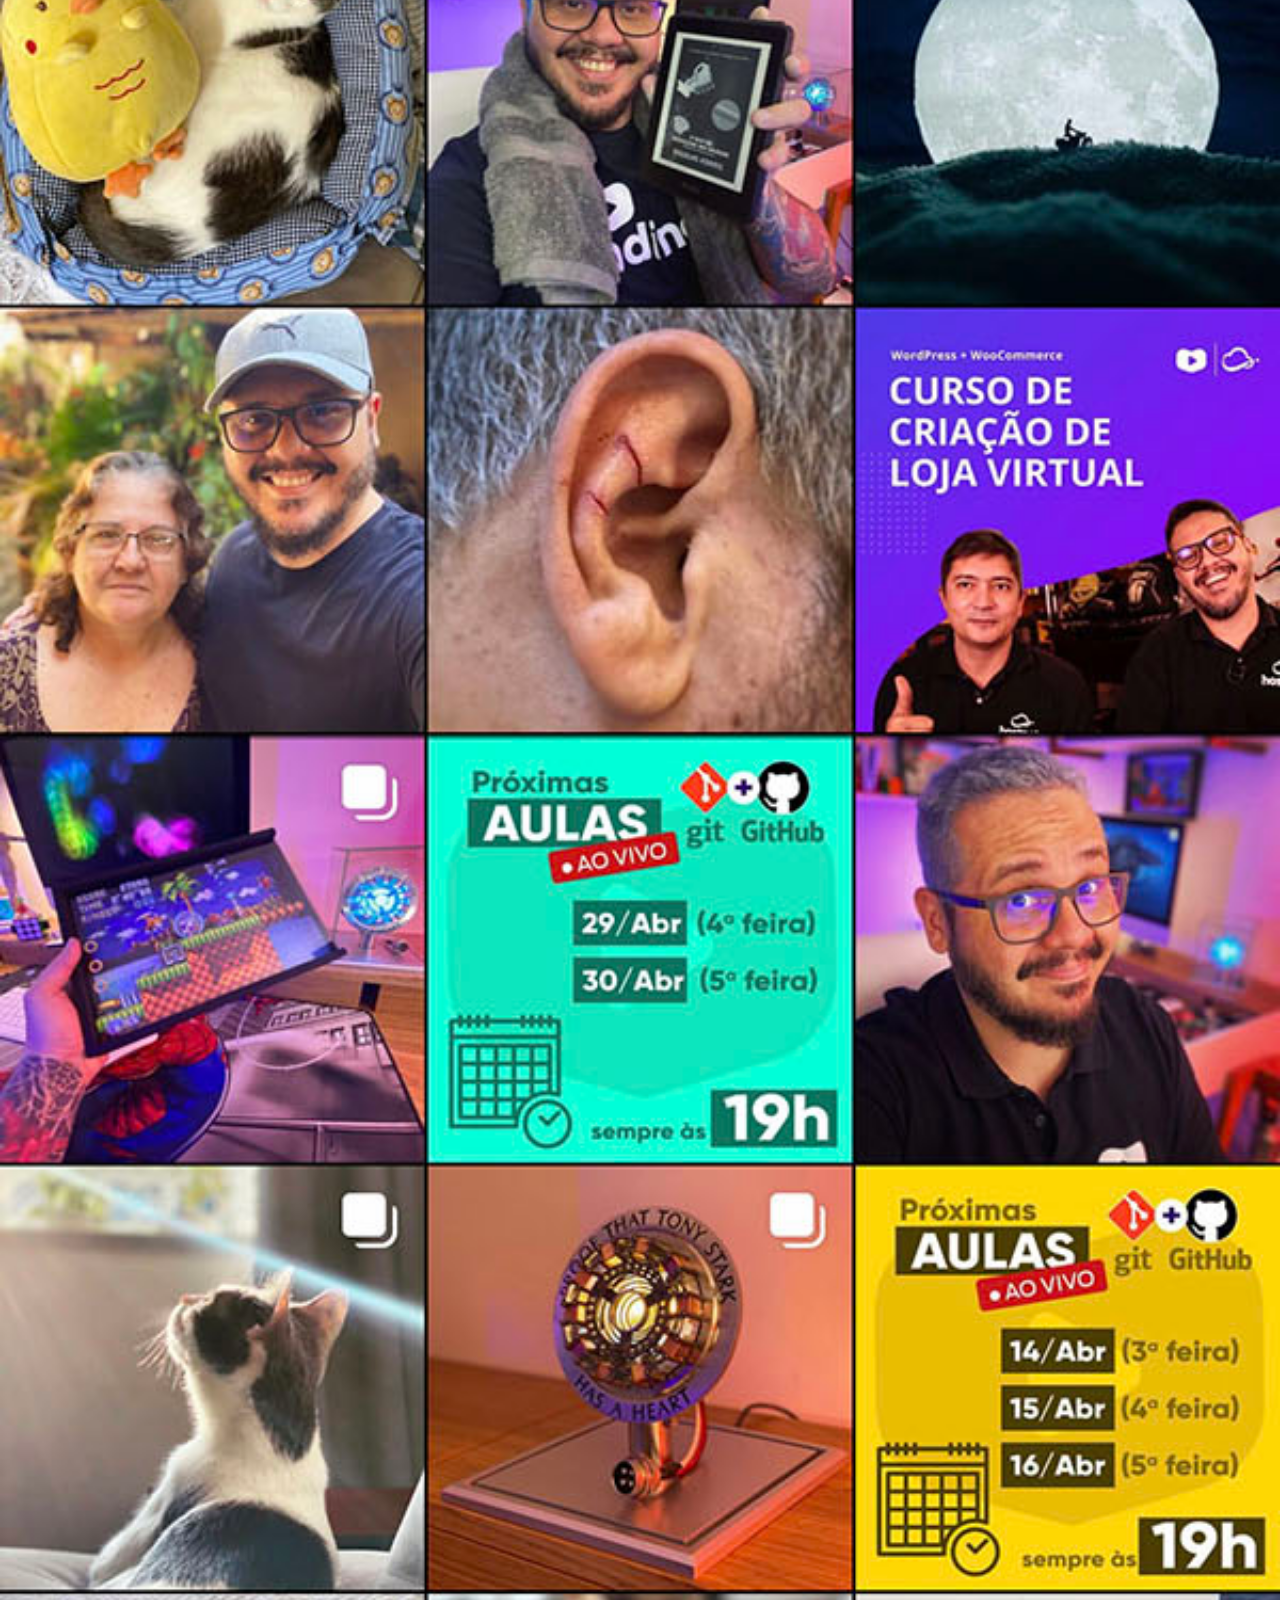
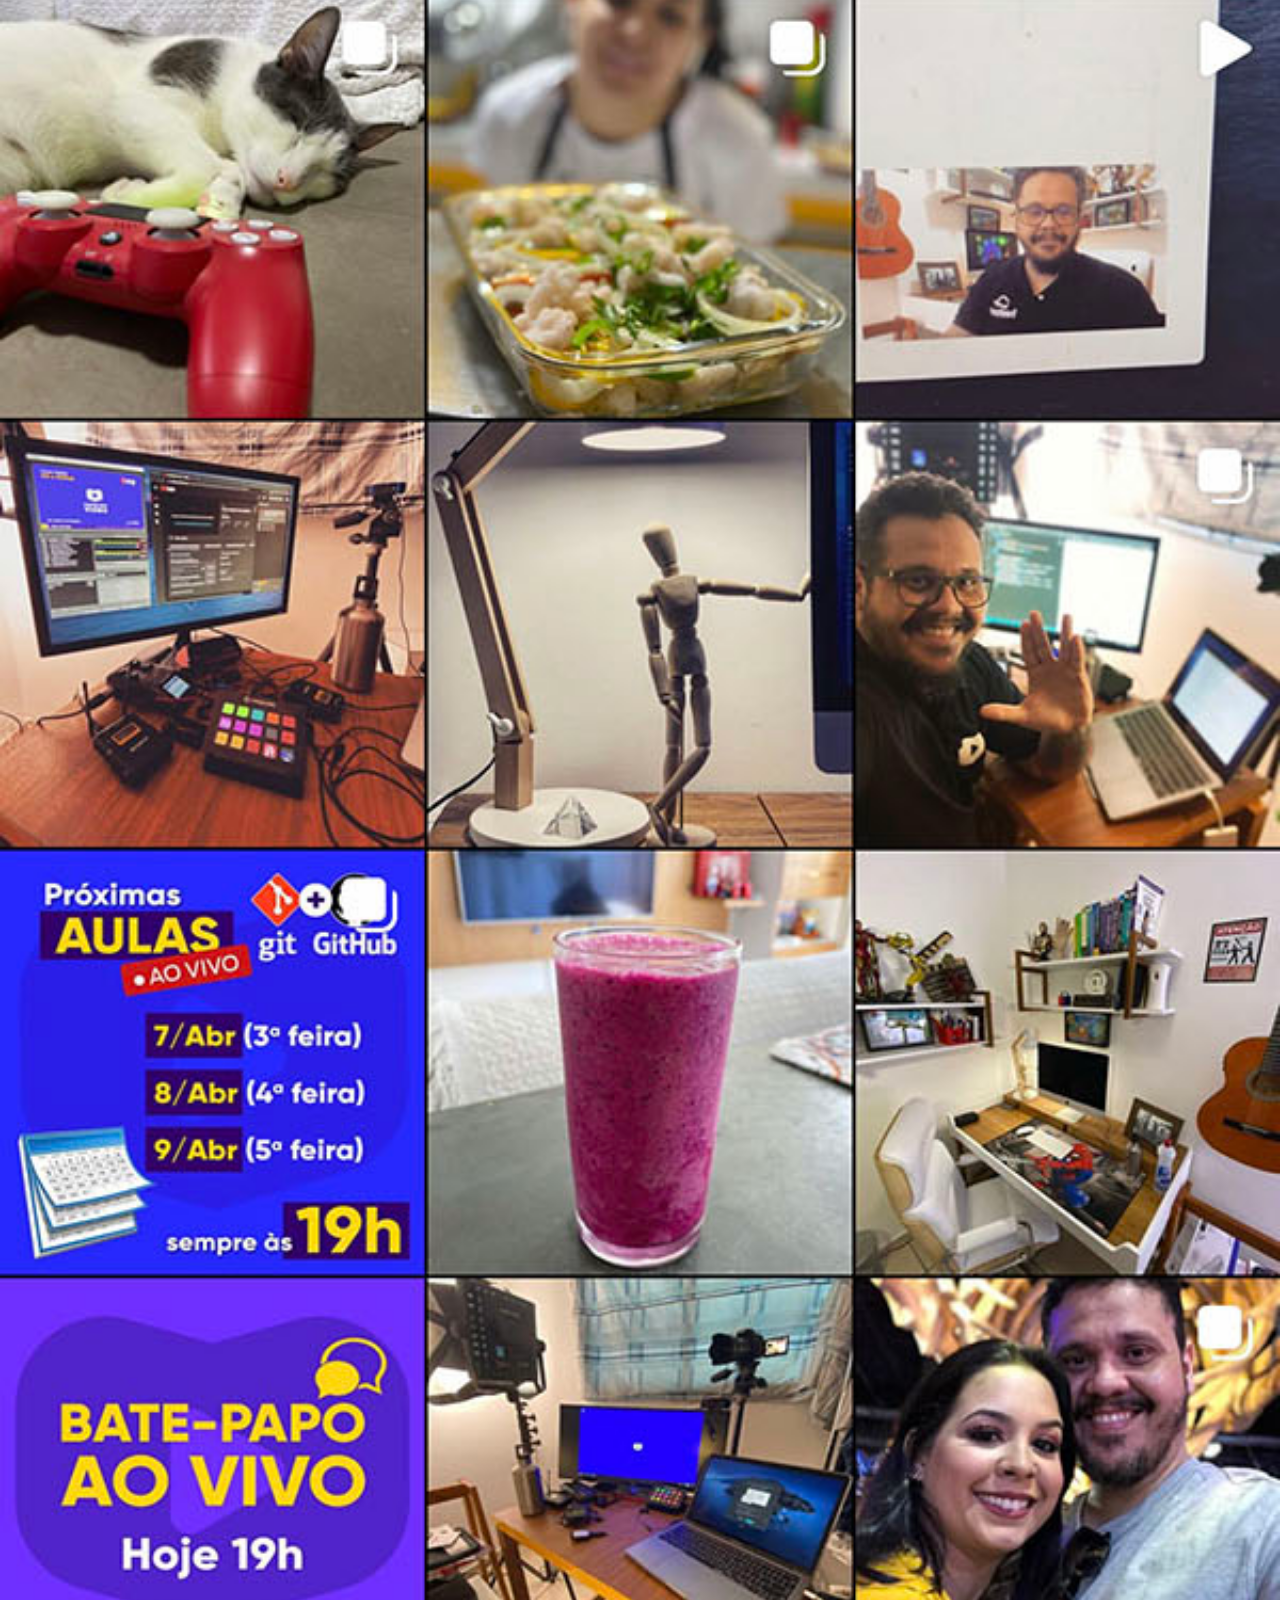
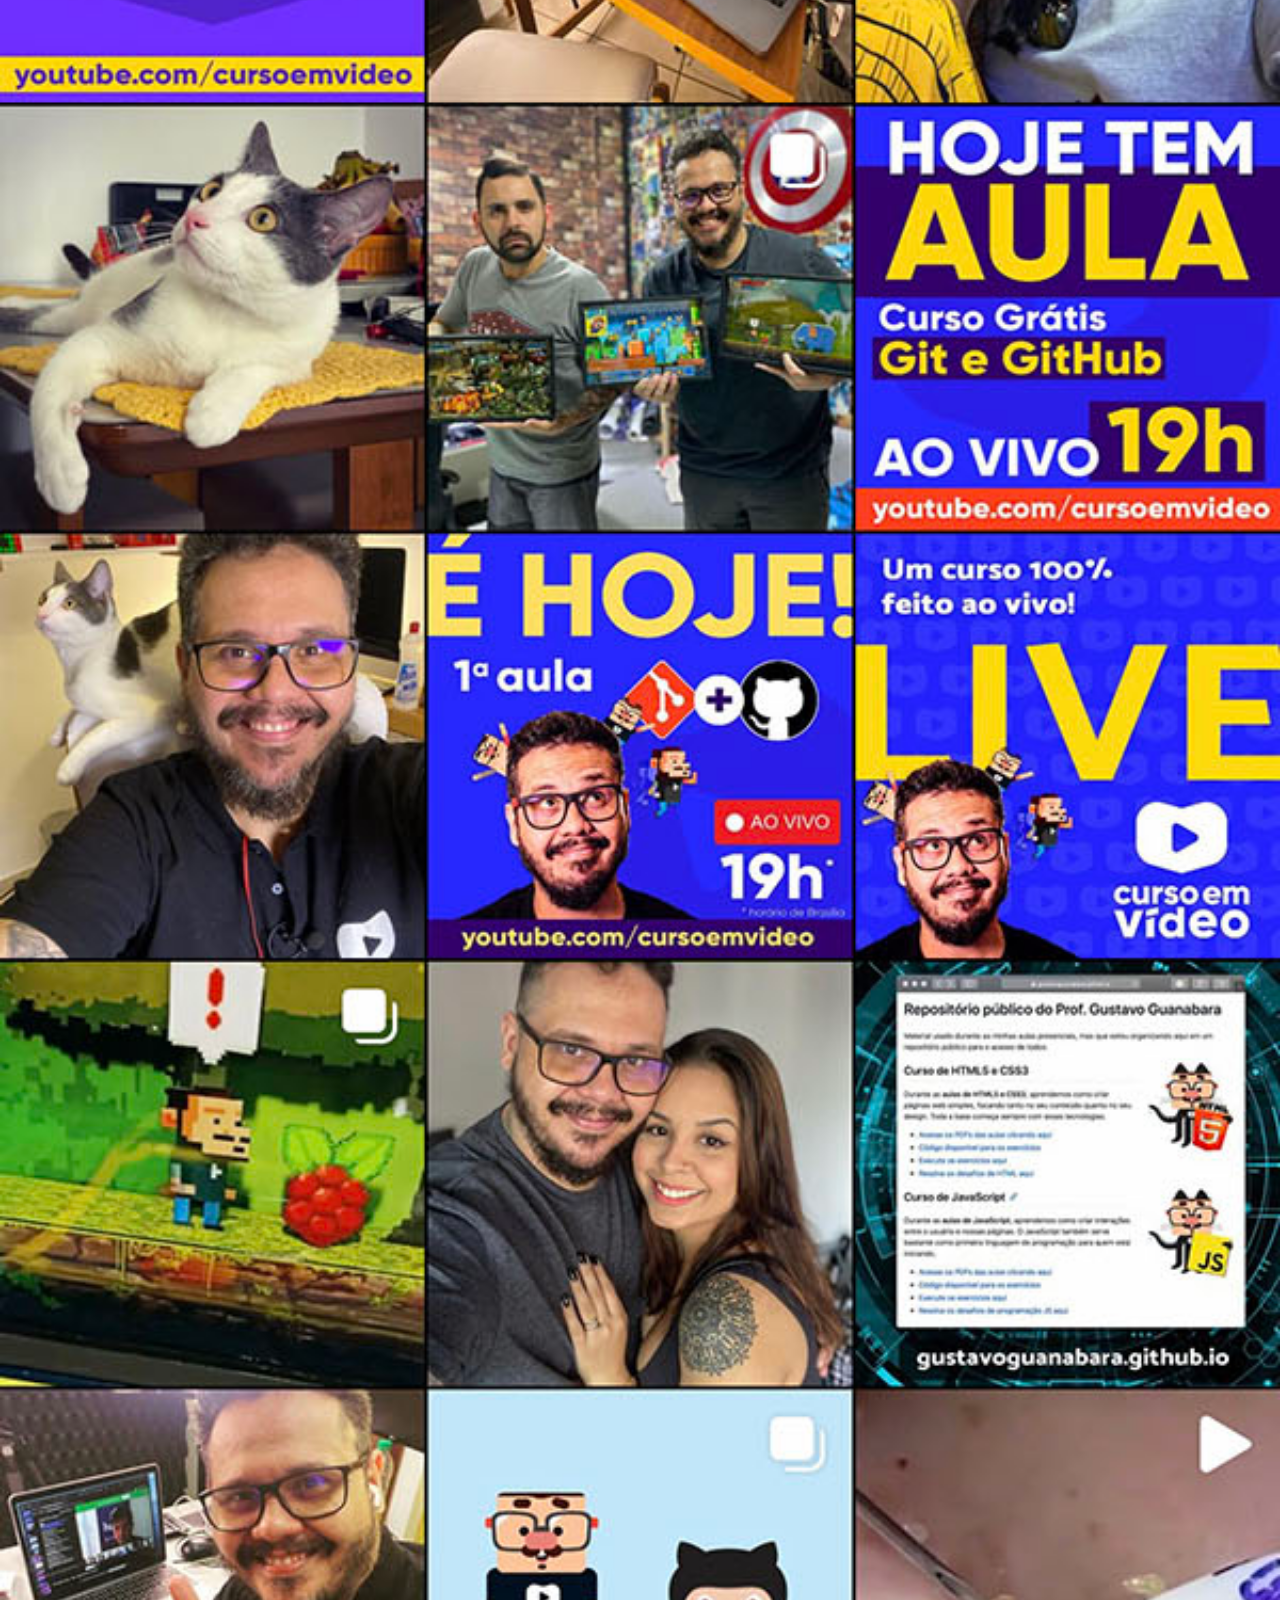
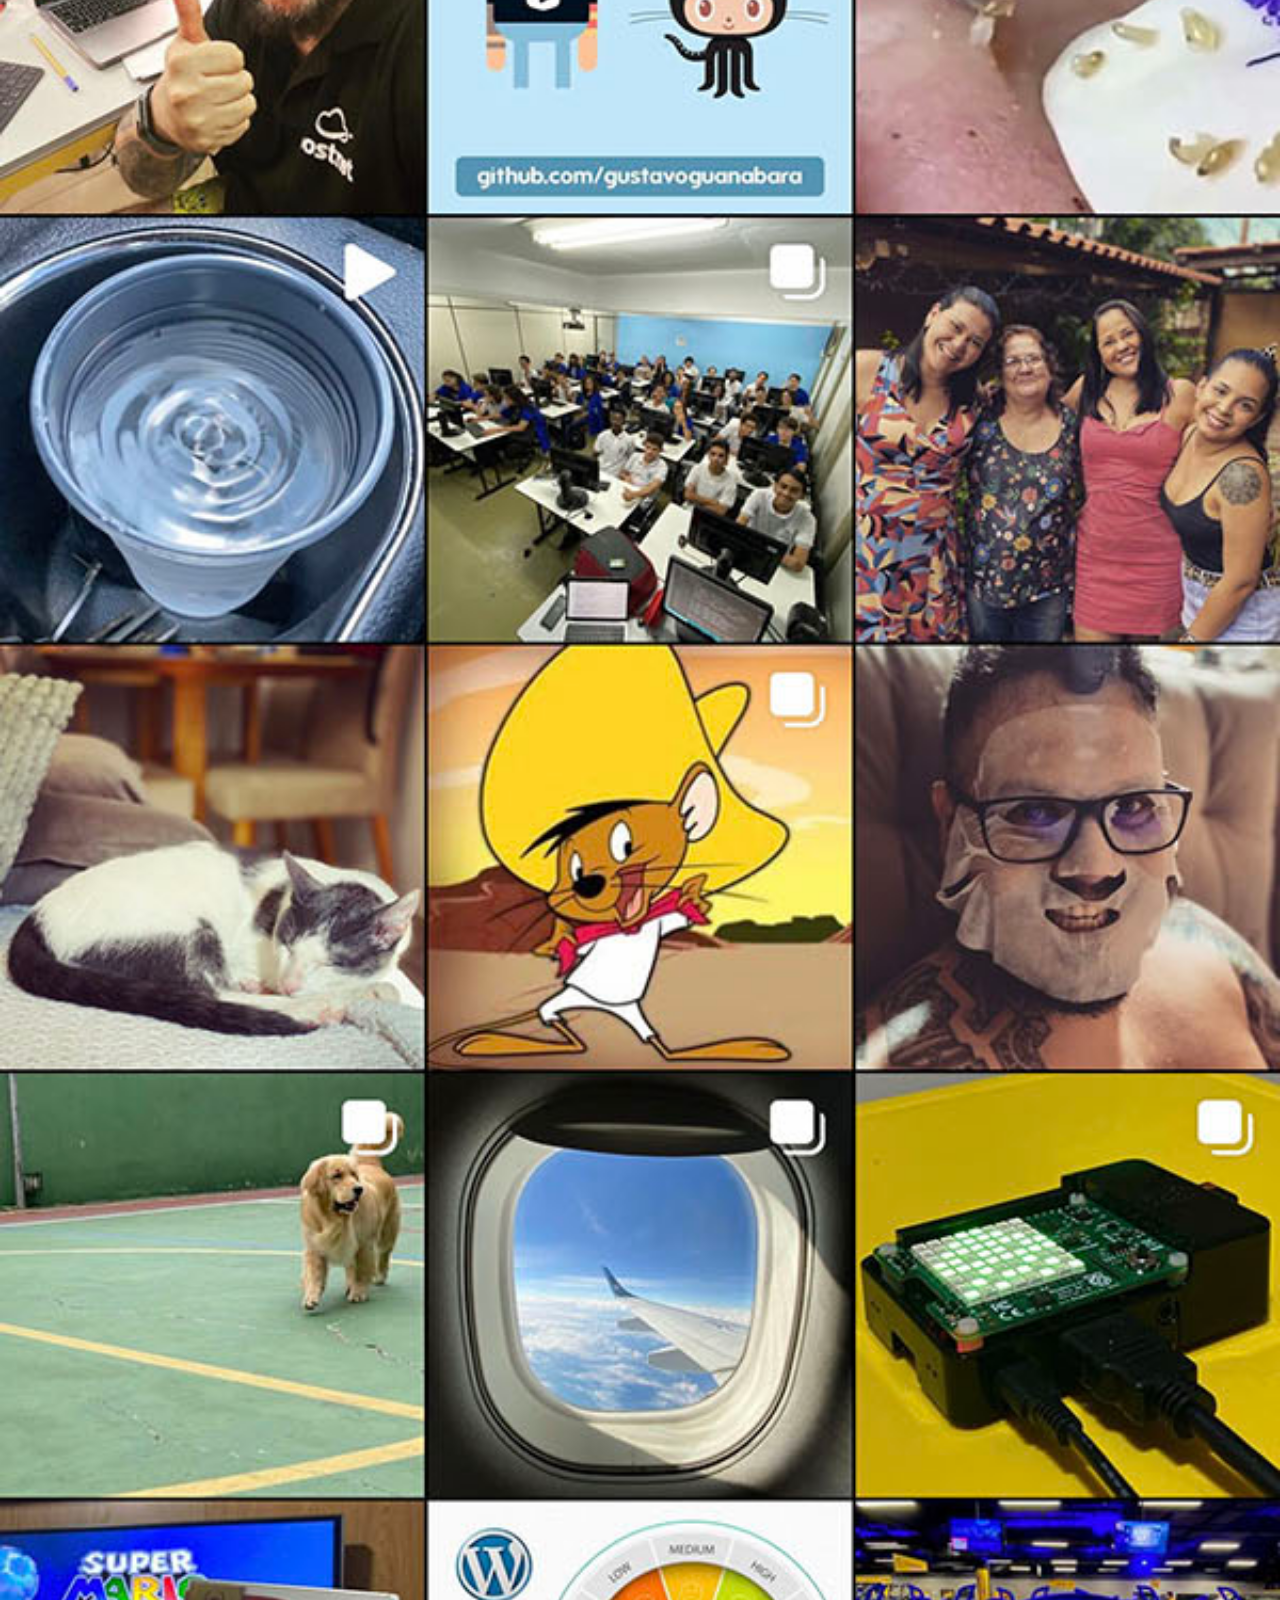
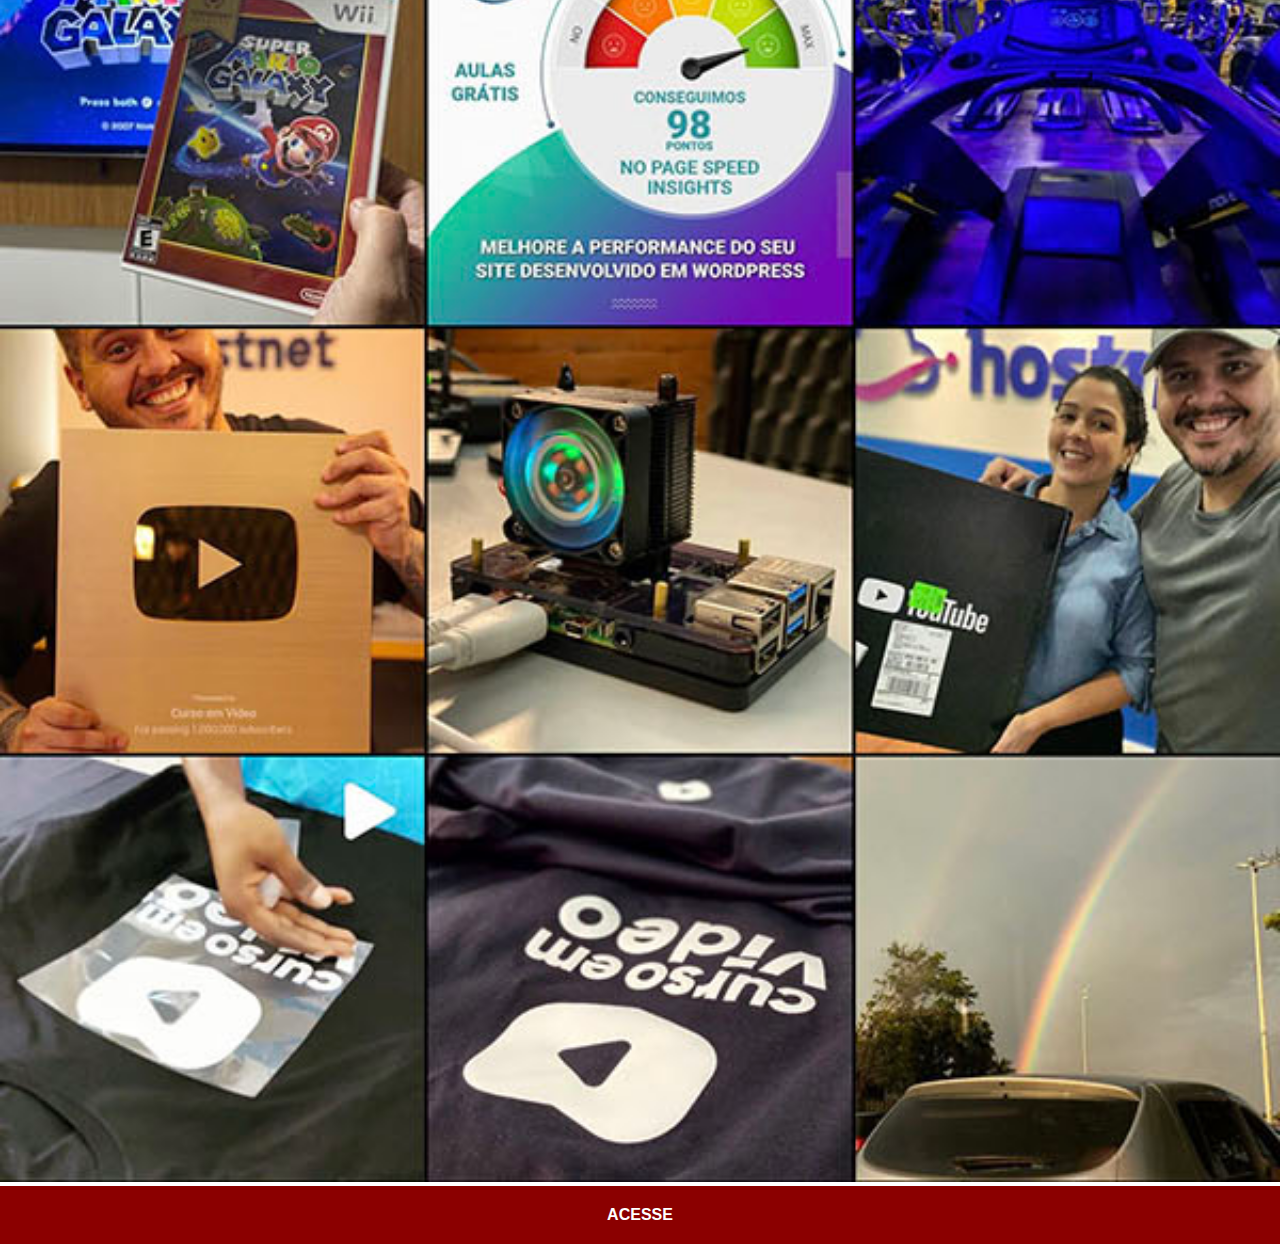
<file: instagram.html>
<!DOCTYPE html>
<html lang="pt-br">
  <head>
    <meta charset="UTF-8" />
    <meta name="viewport" content="width=device-width, initial-scale=1.0" />
    <title>Instagram</title>
    <link rel="stylesheet" href="estilos/social.css" />
  </head>
  <body>
    <img src="imagens/tela-instagram.jpg" alt="Instagram" />
    <a href="https://www.instagram.com/gustavoguanabara/" target="_blank"
      >ACESSE</a
    >
  </body>
</html>
</file>
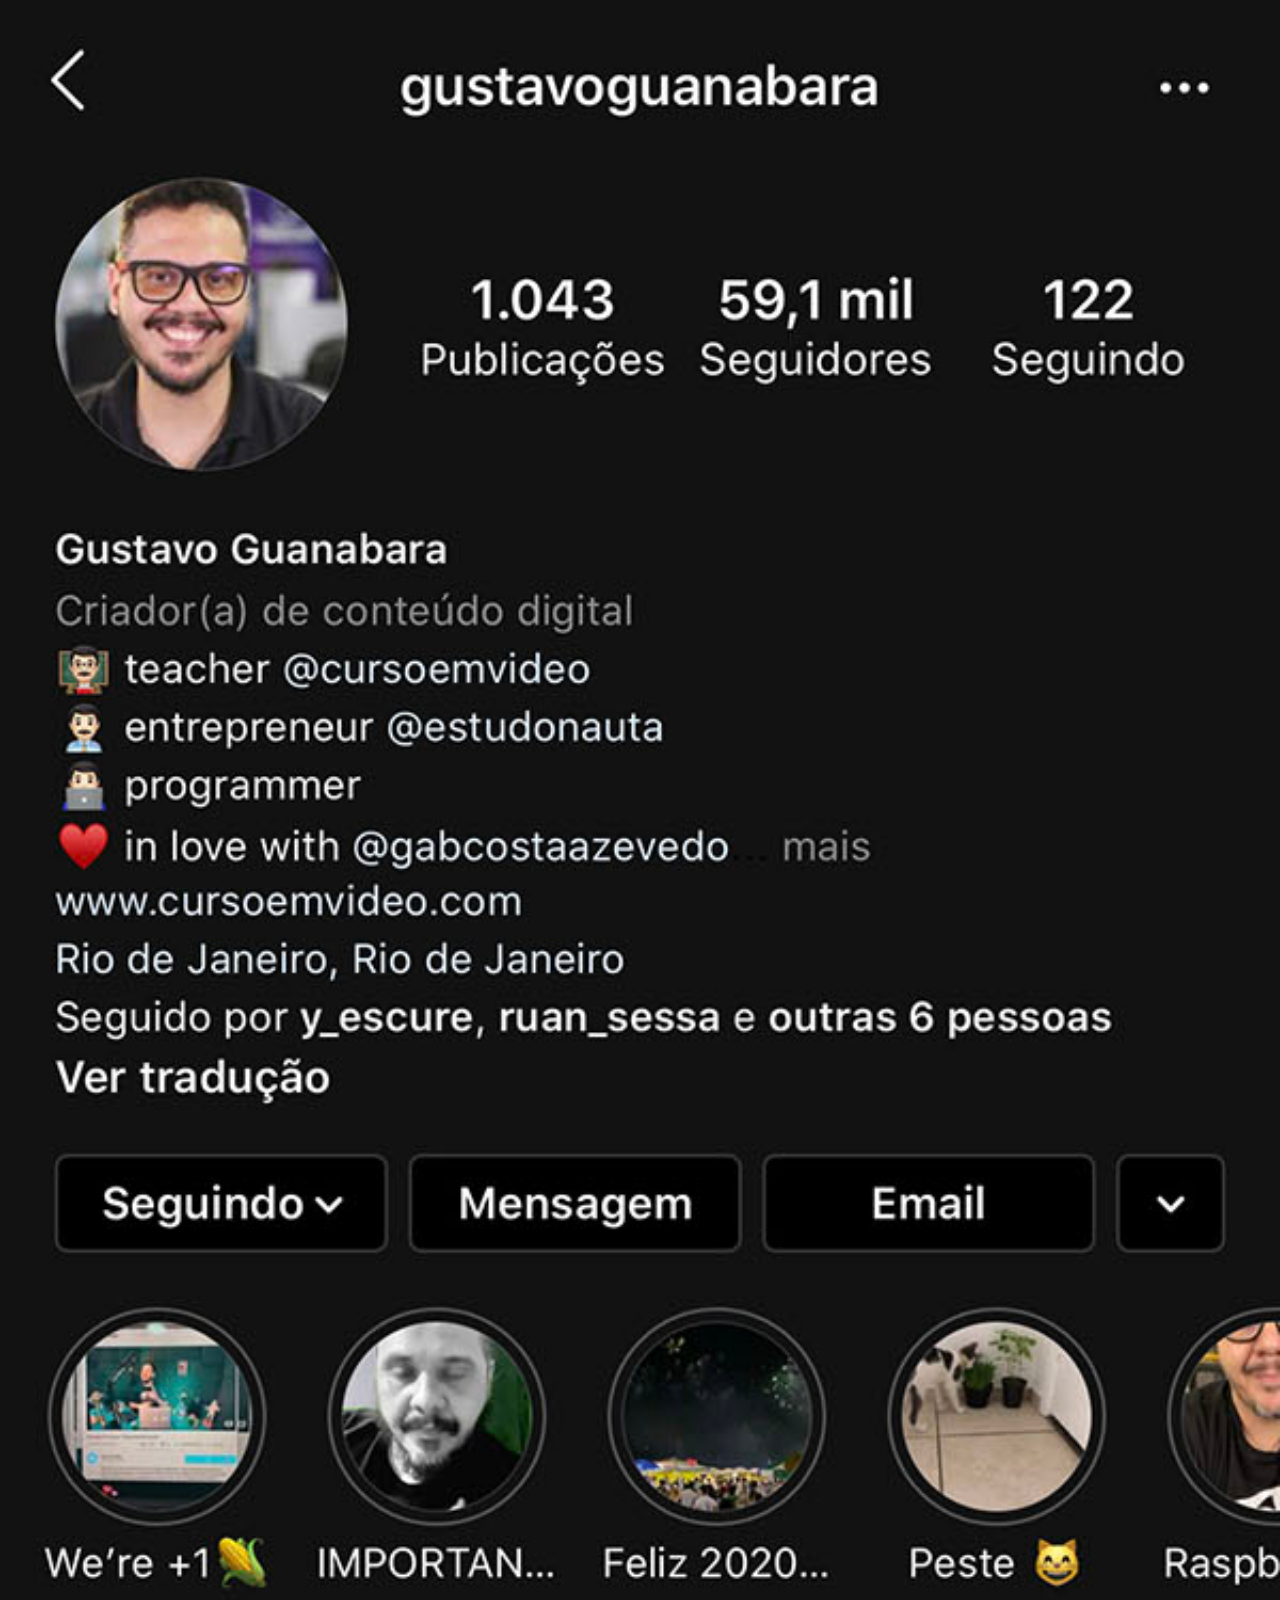
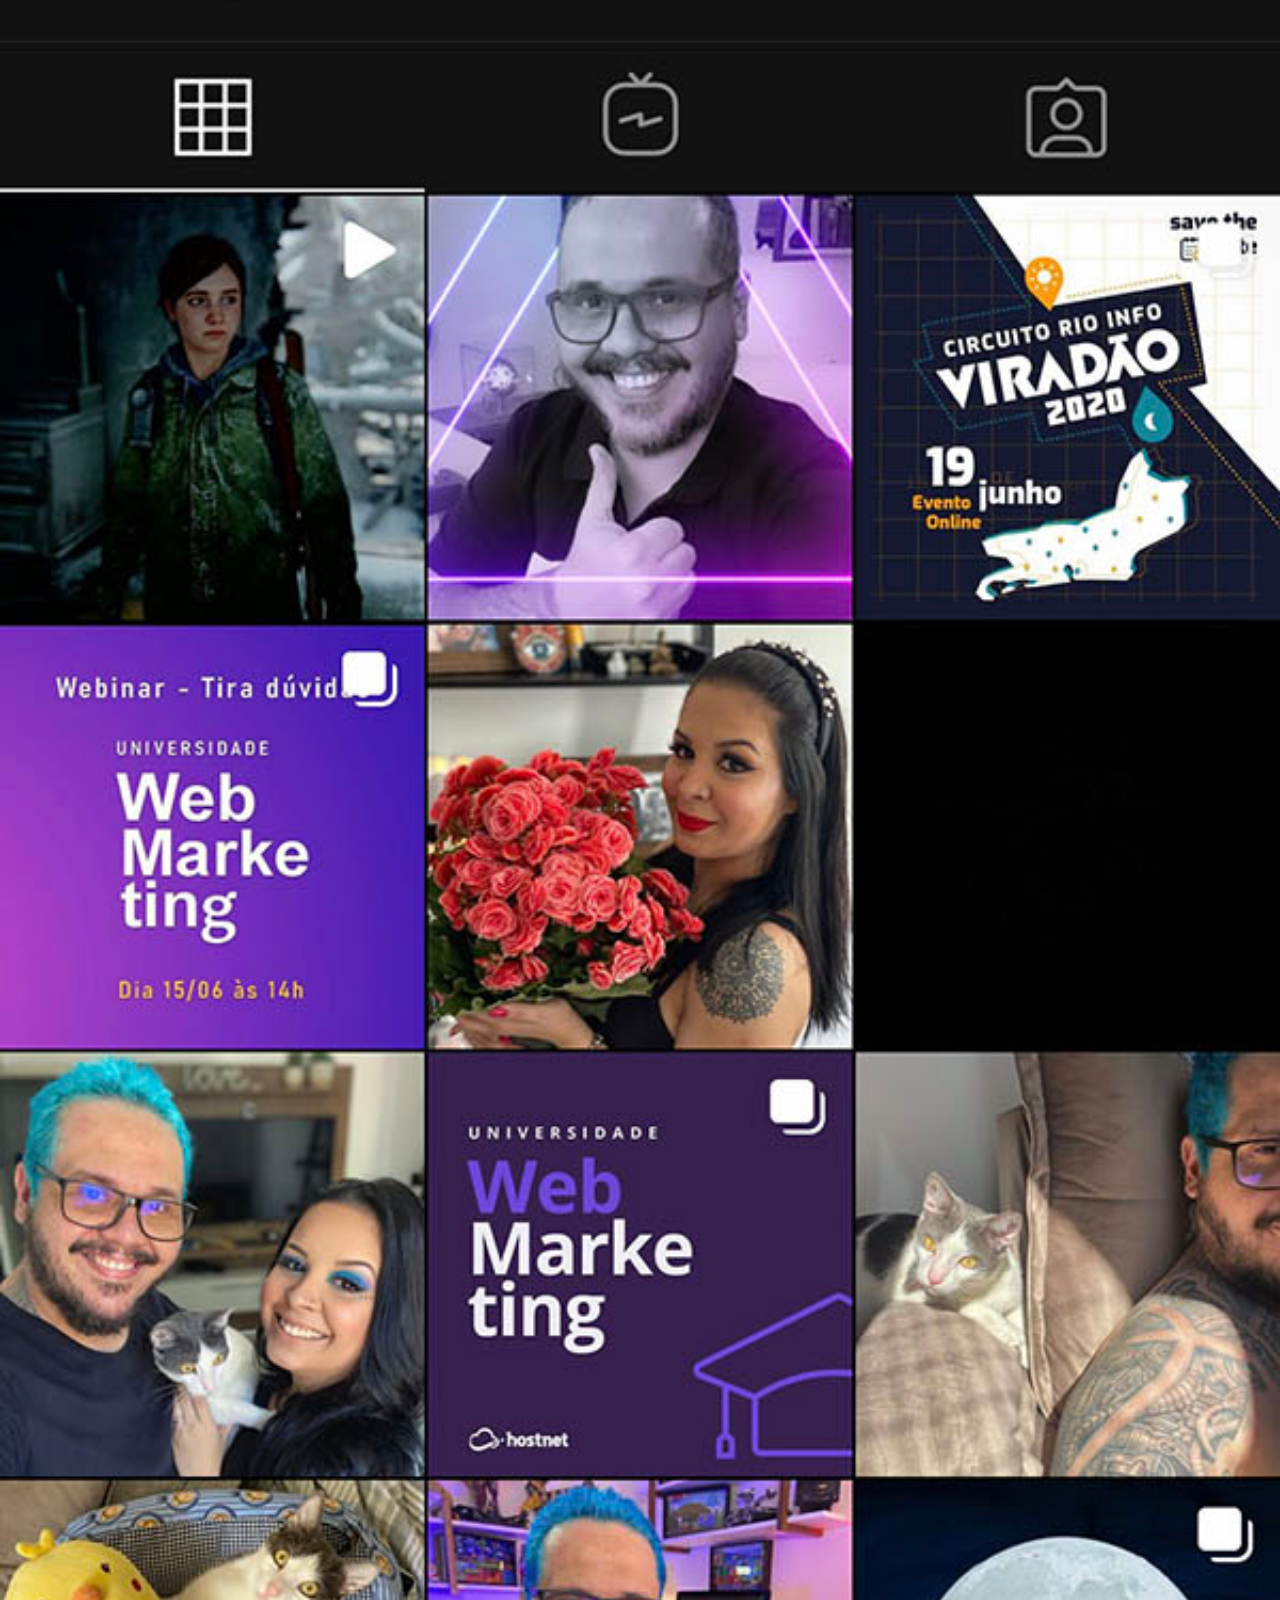
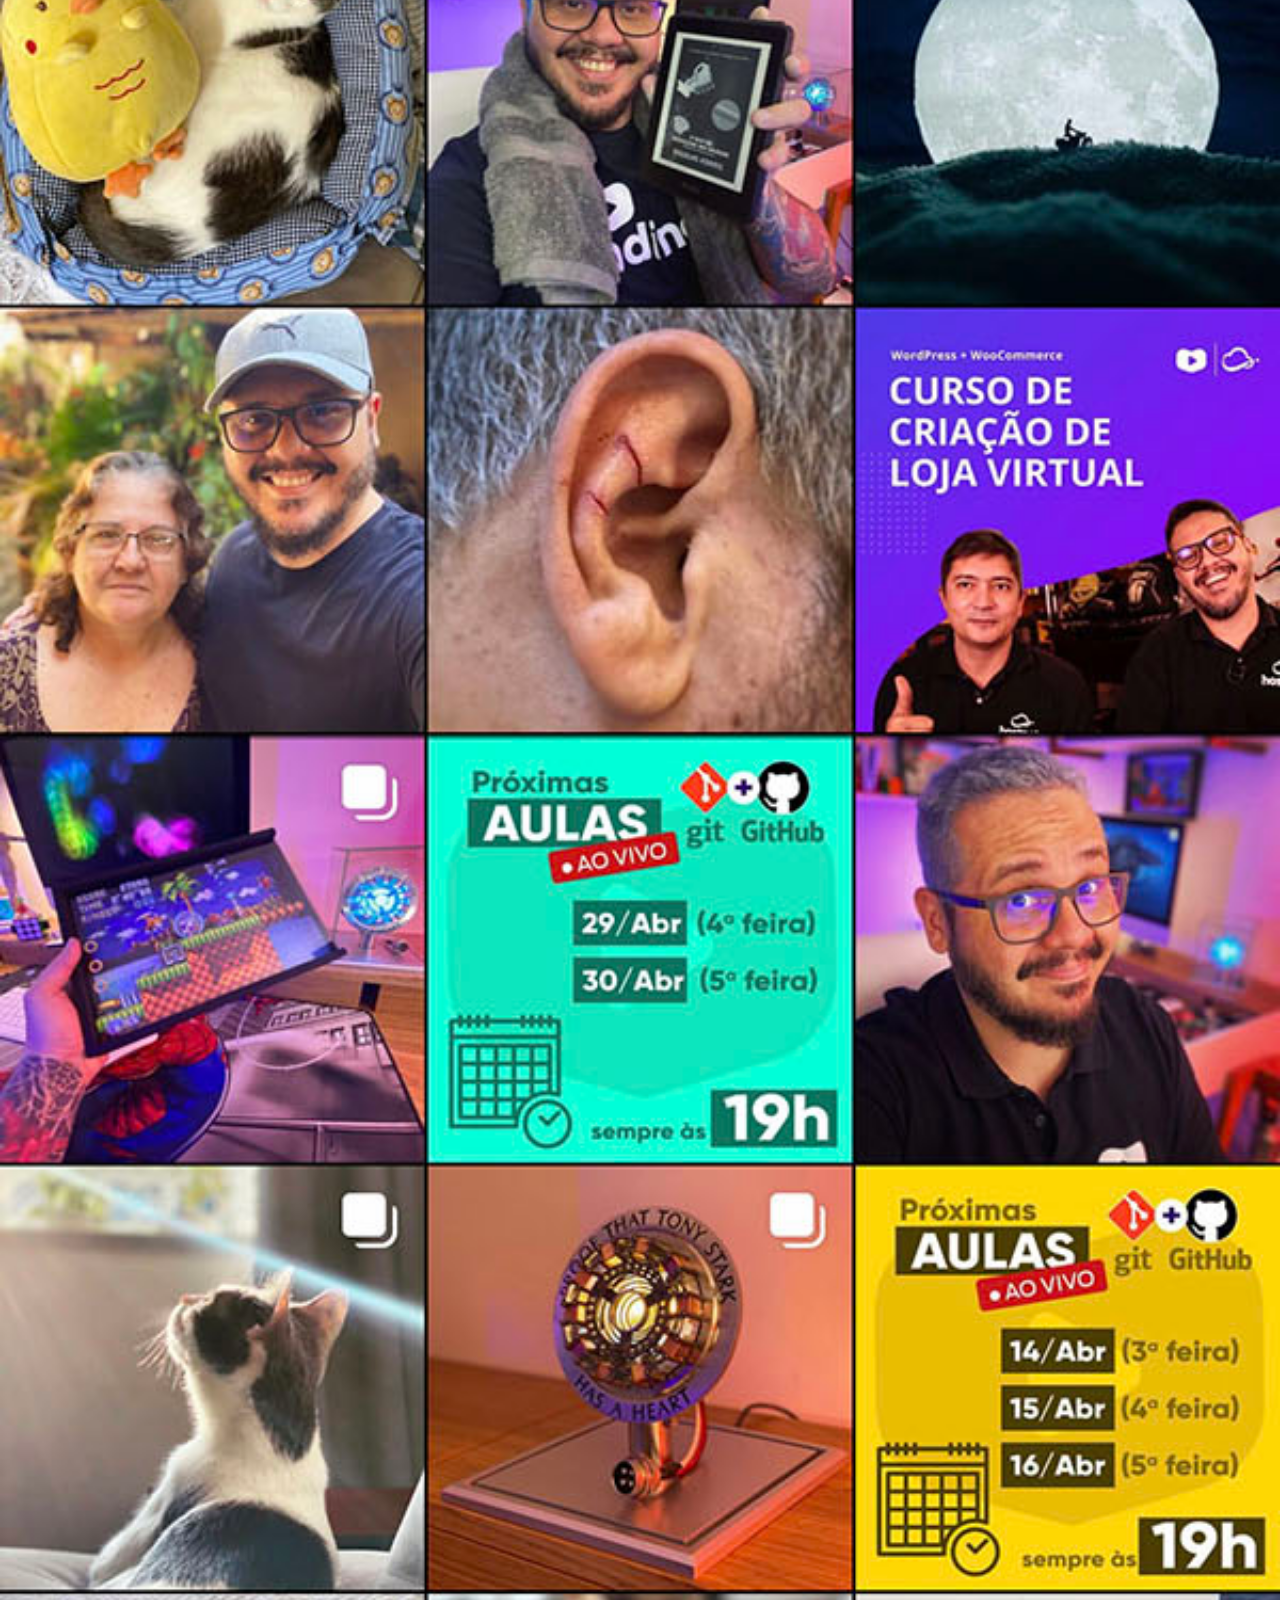
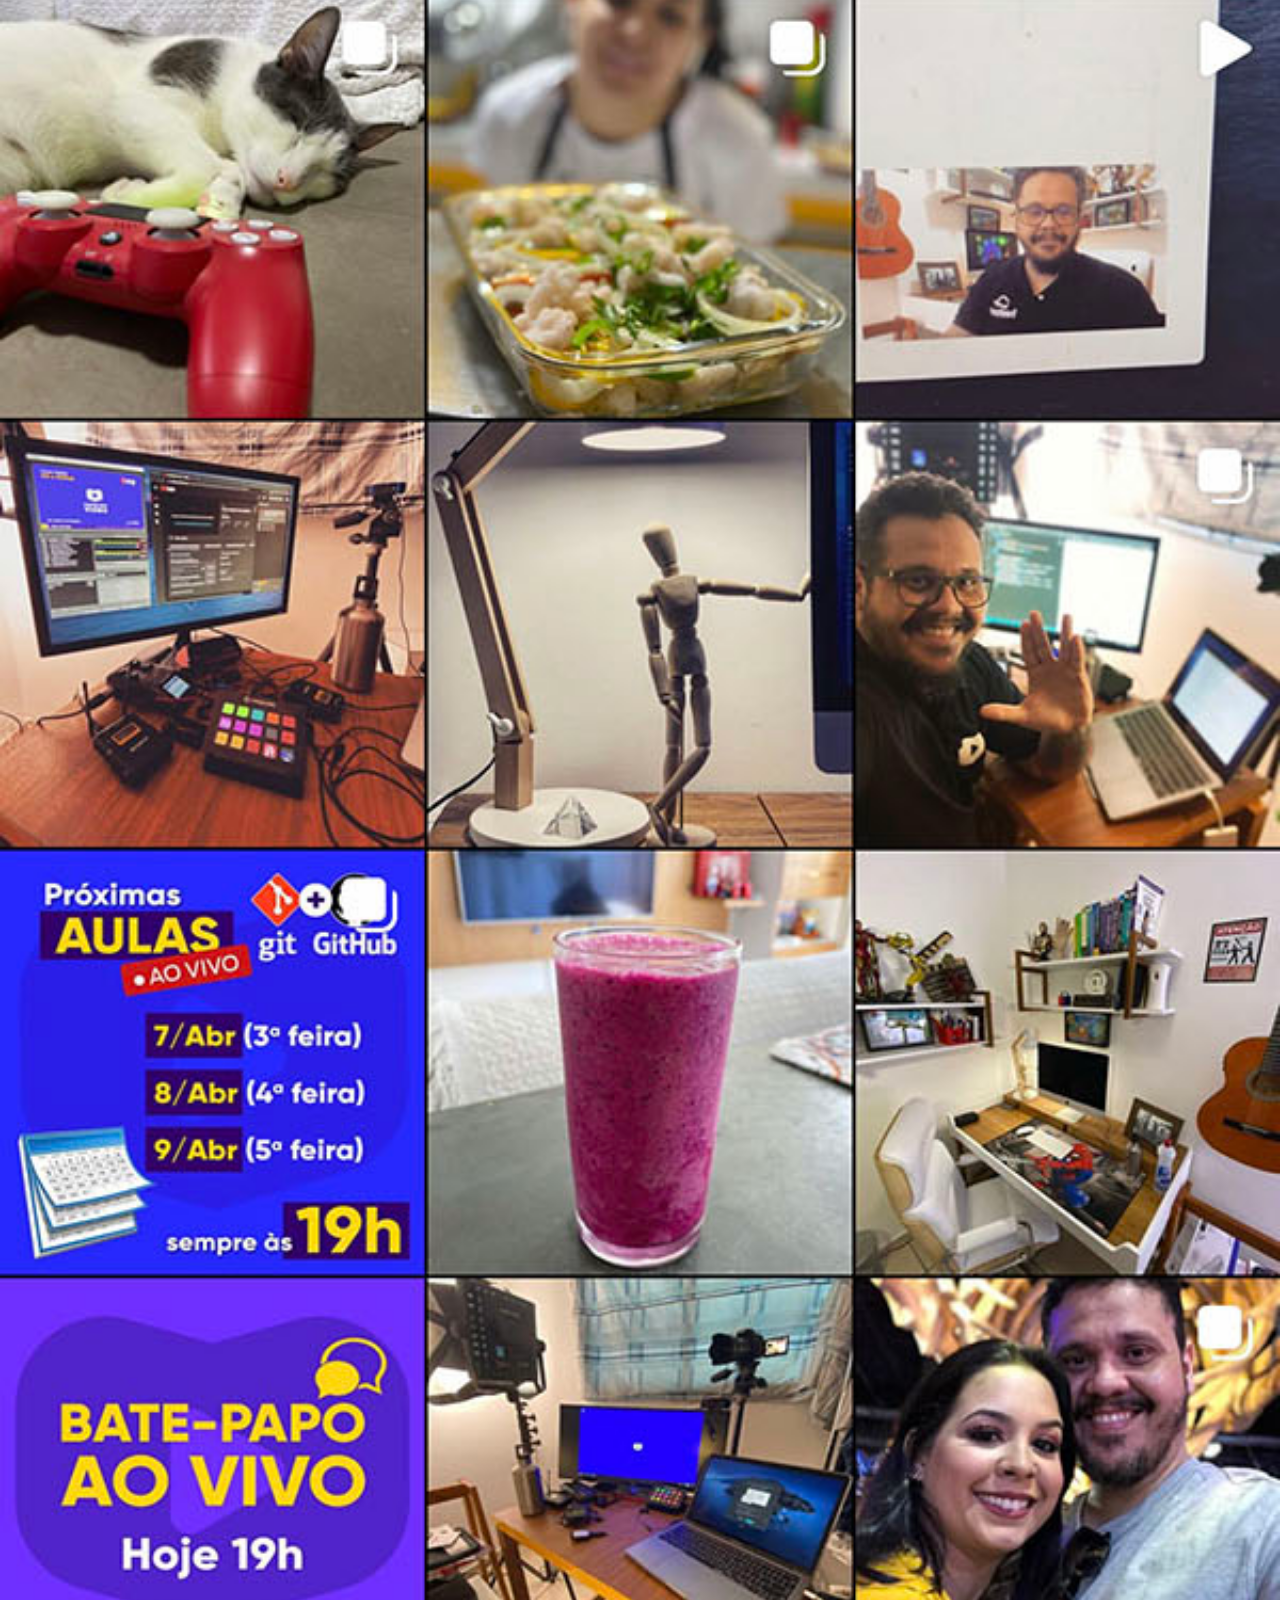
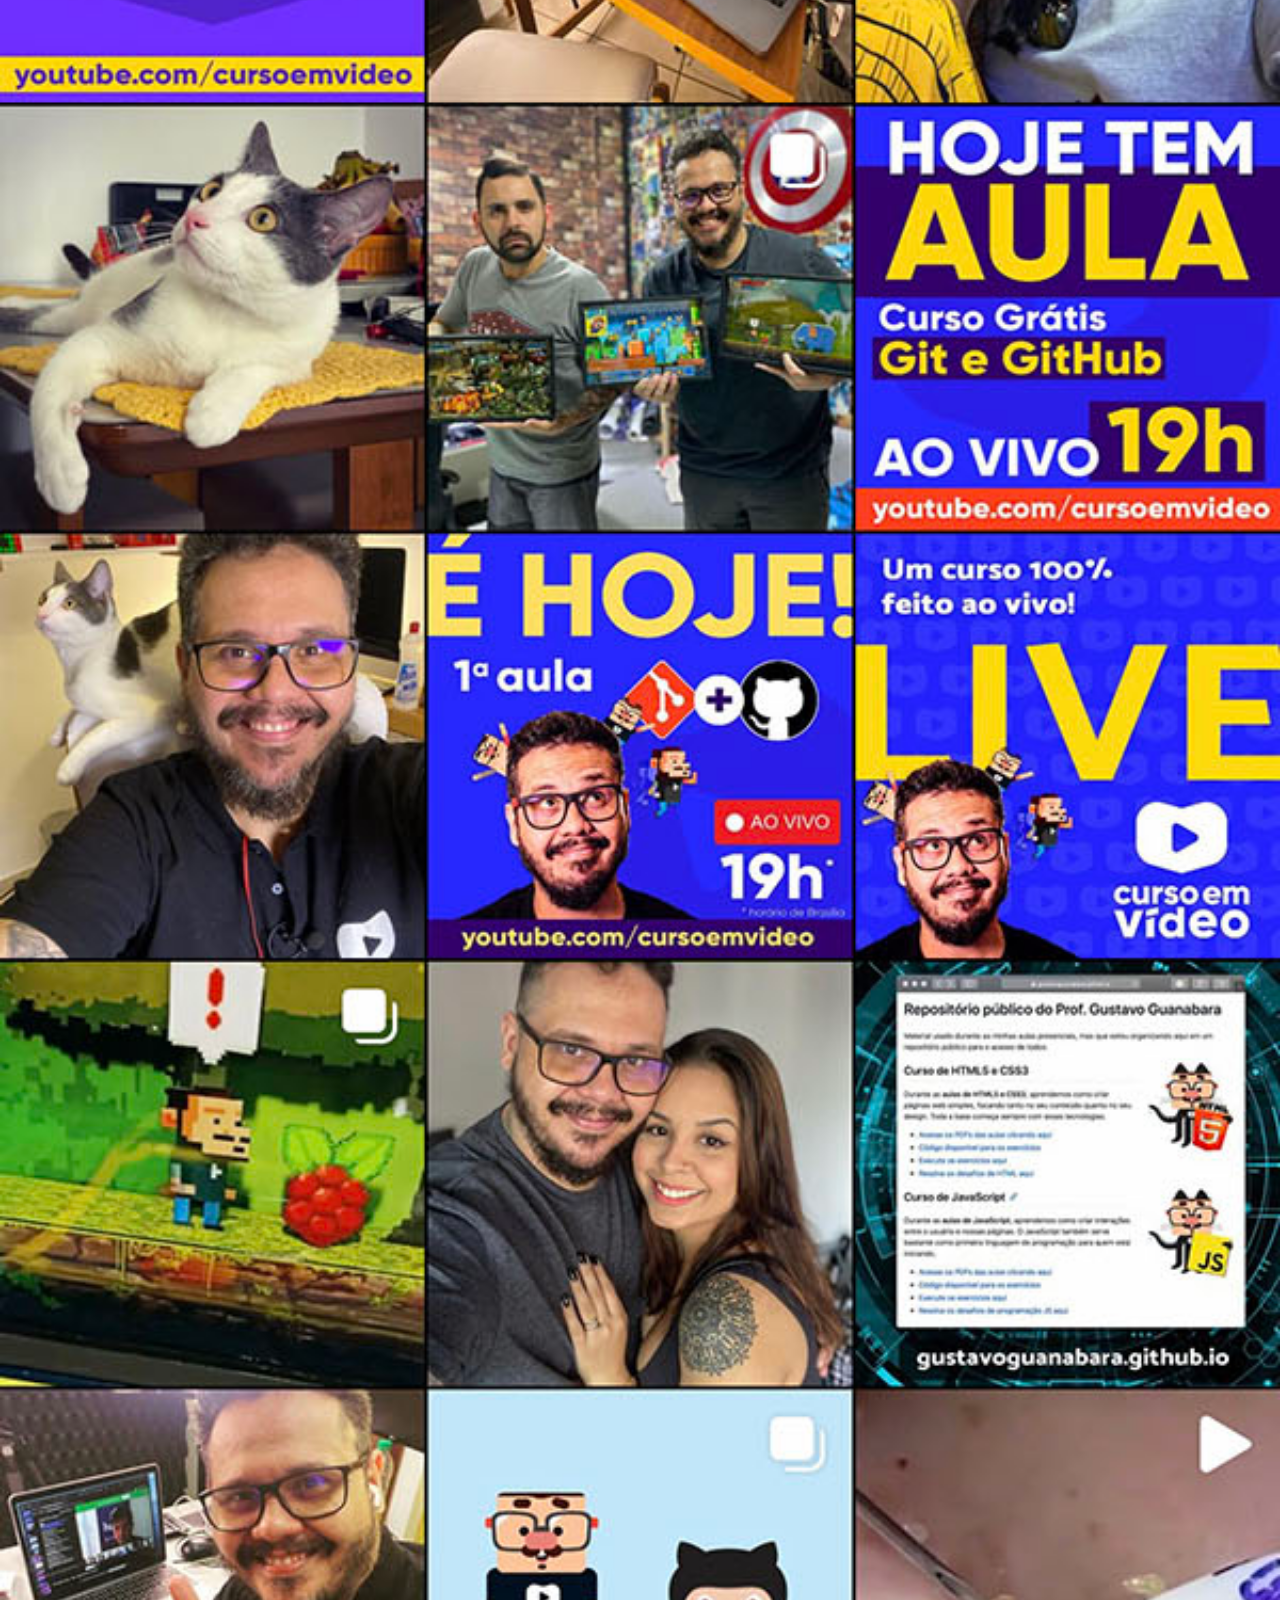
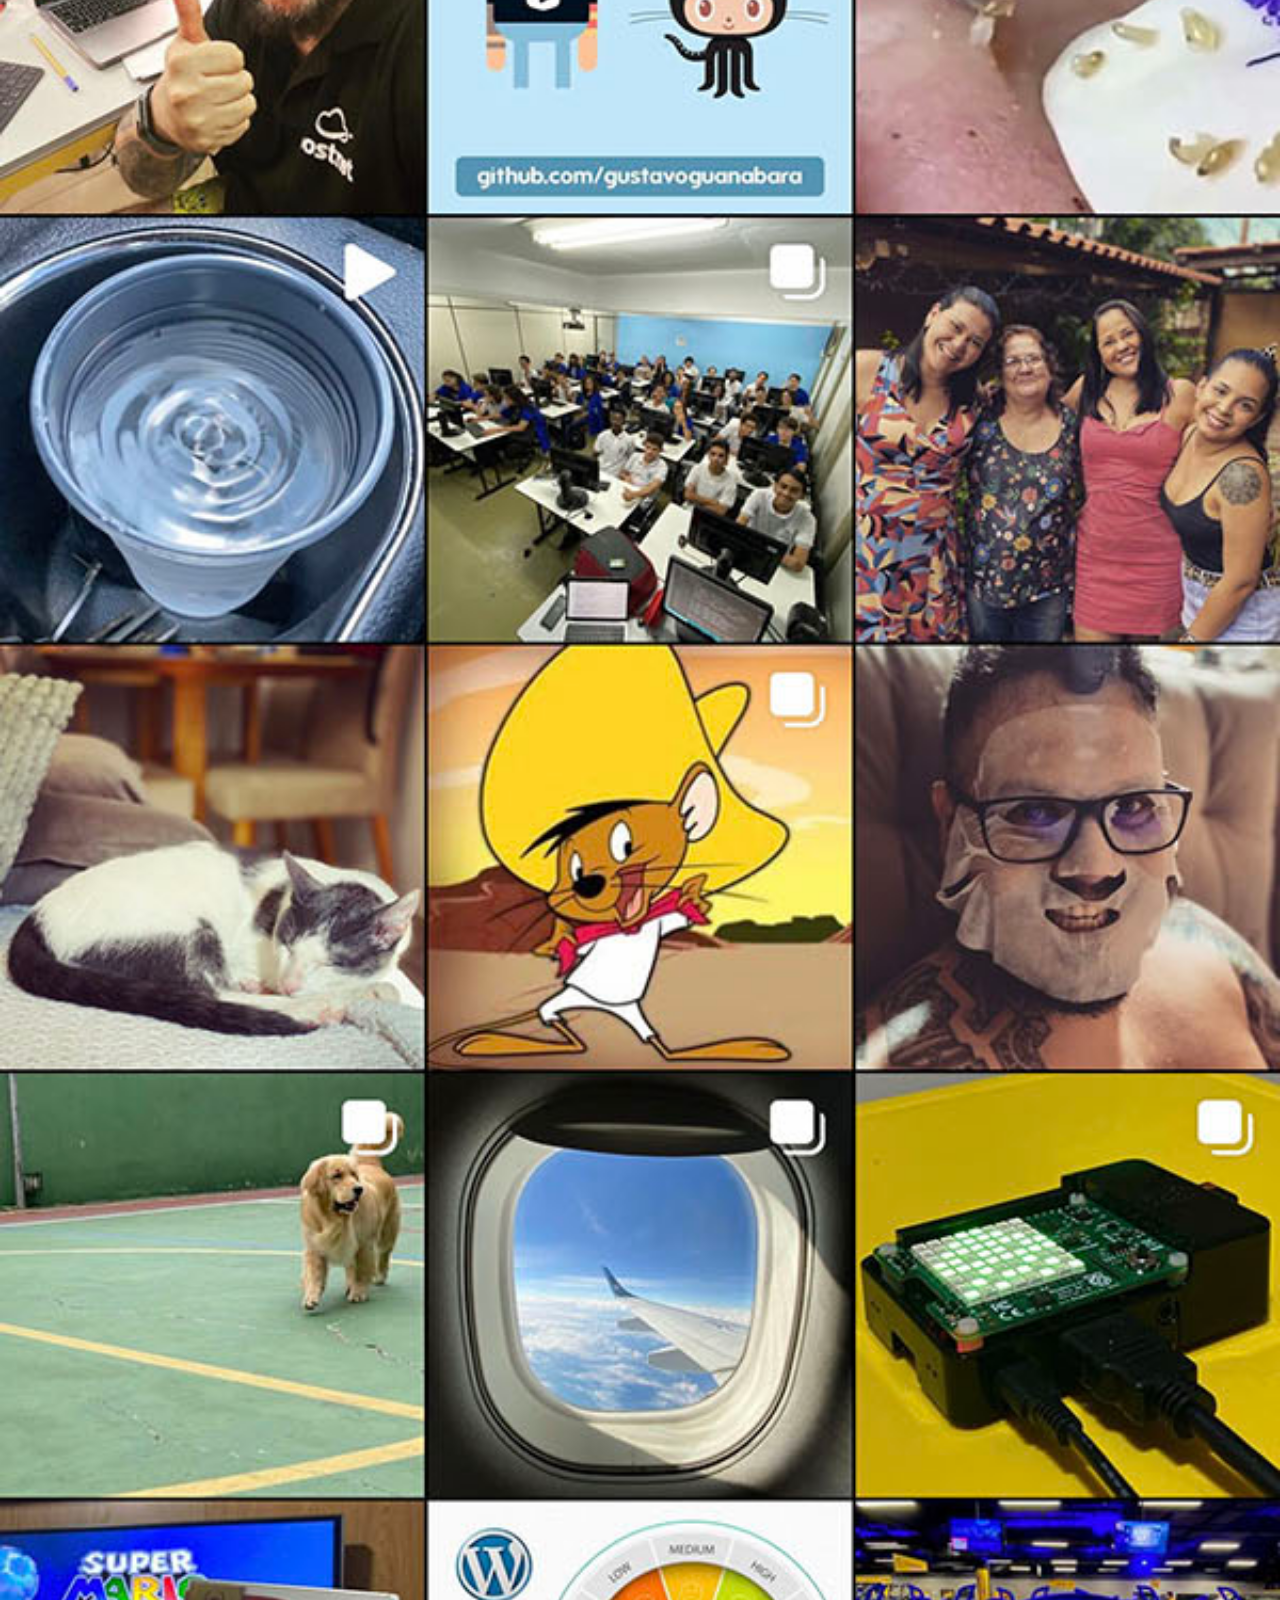
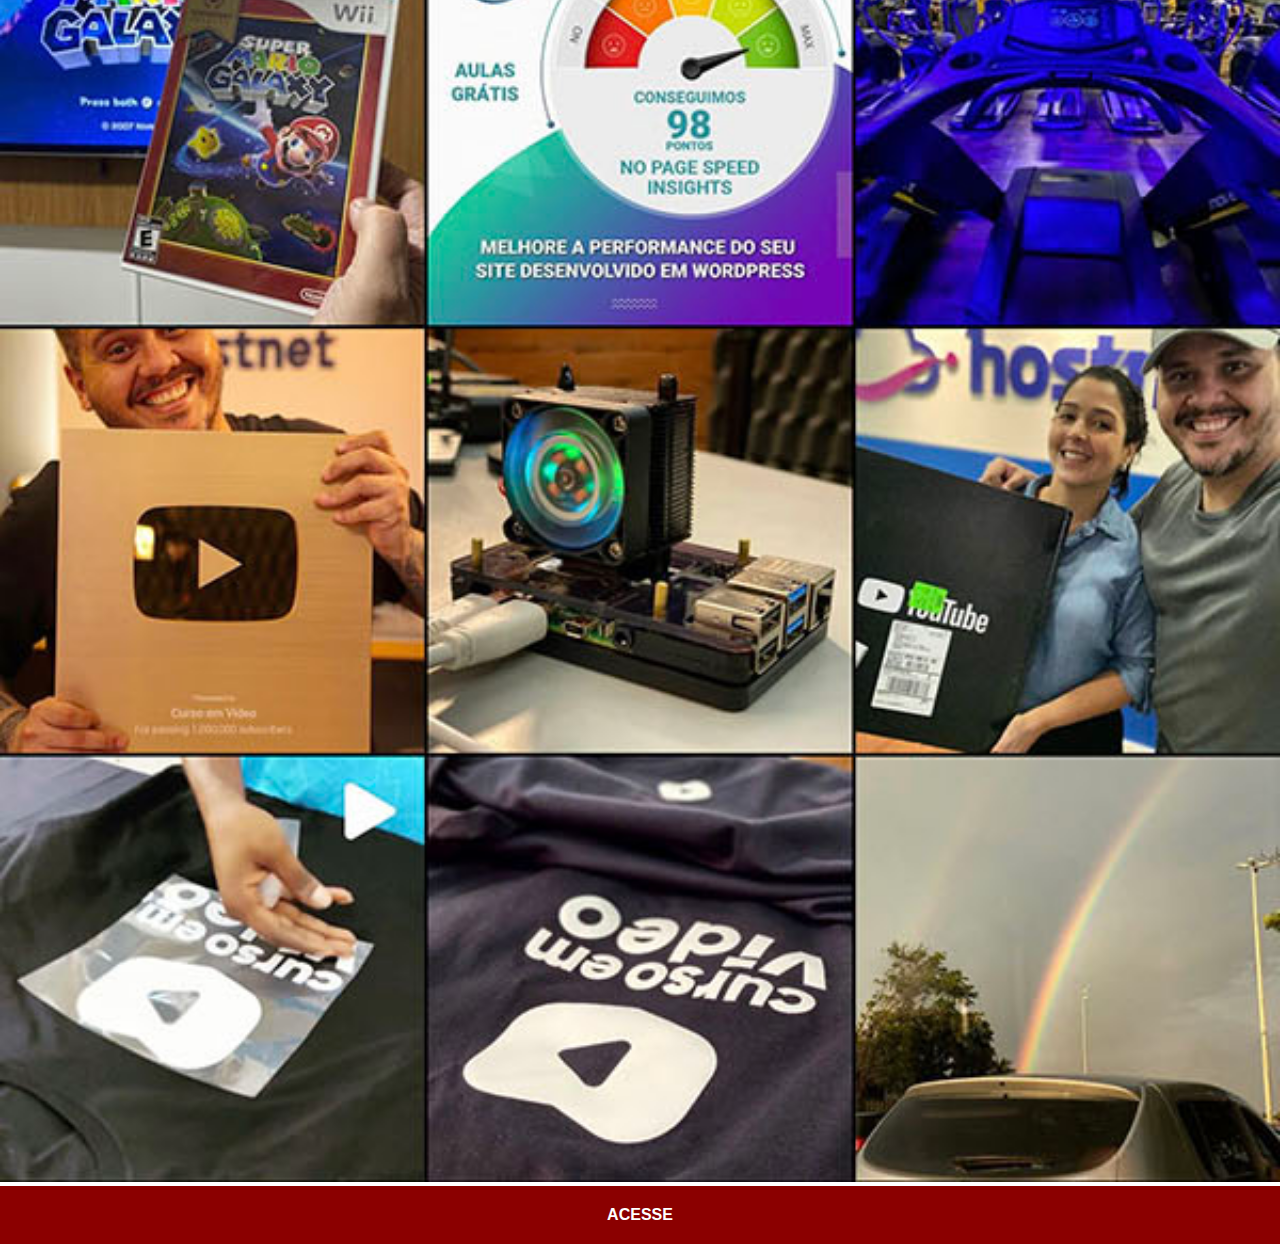
<file: twitter.html>
<!DOCTYPE html>
<html lang="pt-br">
  <head>
    <meta charset="UTF-8" />
    <meta name="viewport" content="width=device-width, initial-scale=1.0" />
    <title>Twitter</title>
    <link rel="stylesheet" href="estilos/social.css" />
  </head>
  <body>
    <img src="imagens/tela-instagram.jpg" alt="Instagram" />
    <a href="https://www.twitter.com/guanabara" target="_blank">ACESSE</a>
  </body>
</html>
</file>
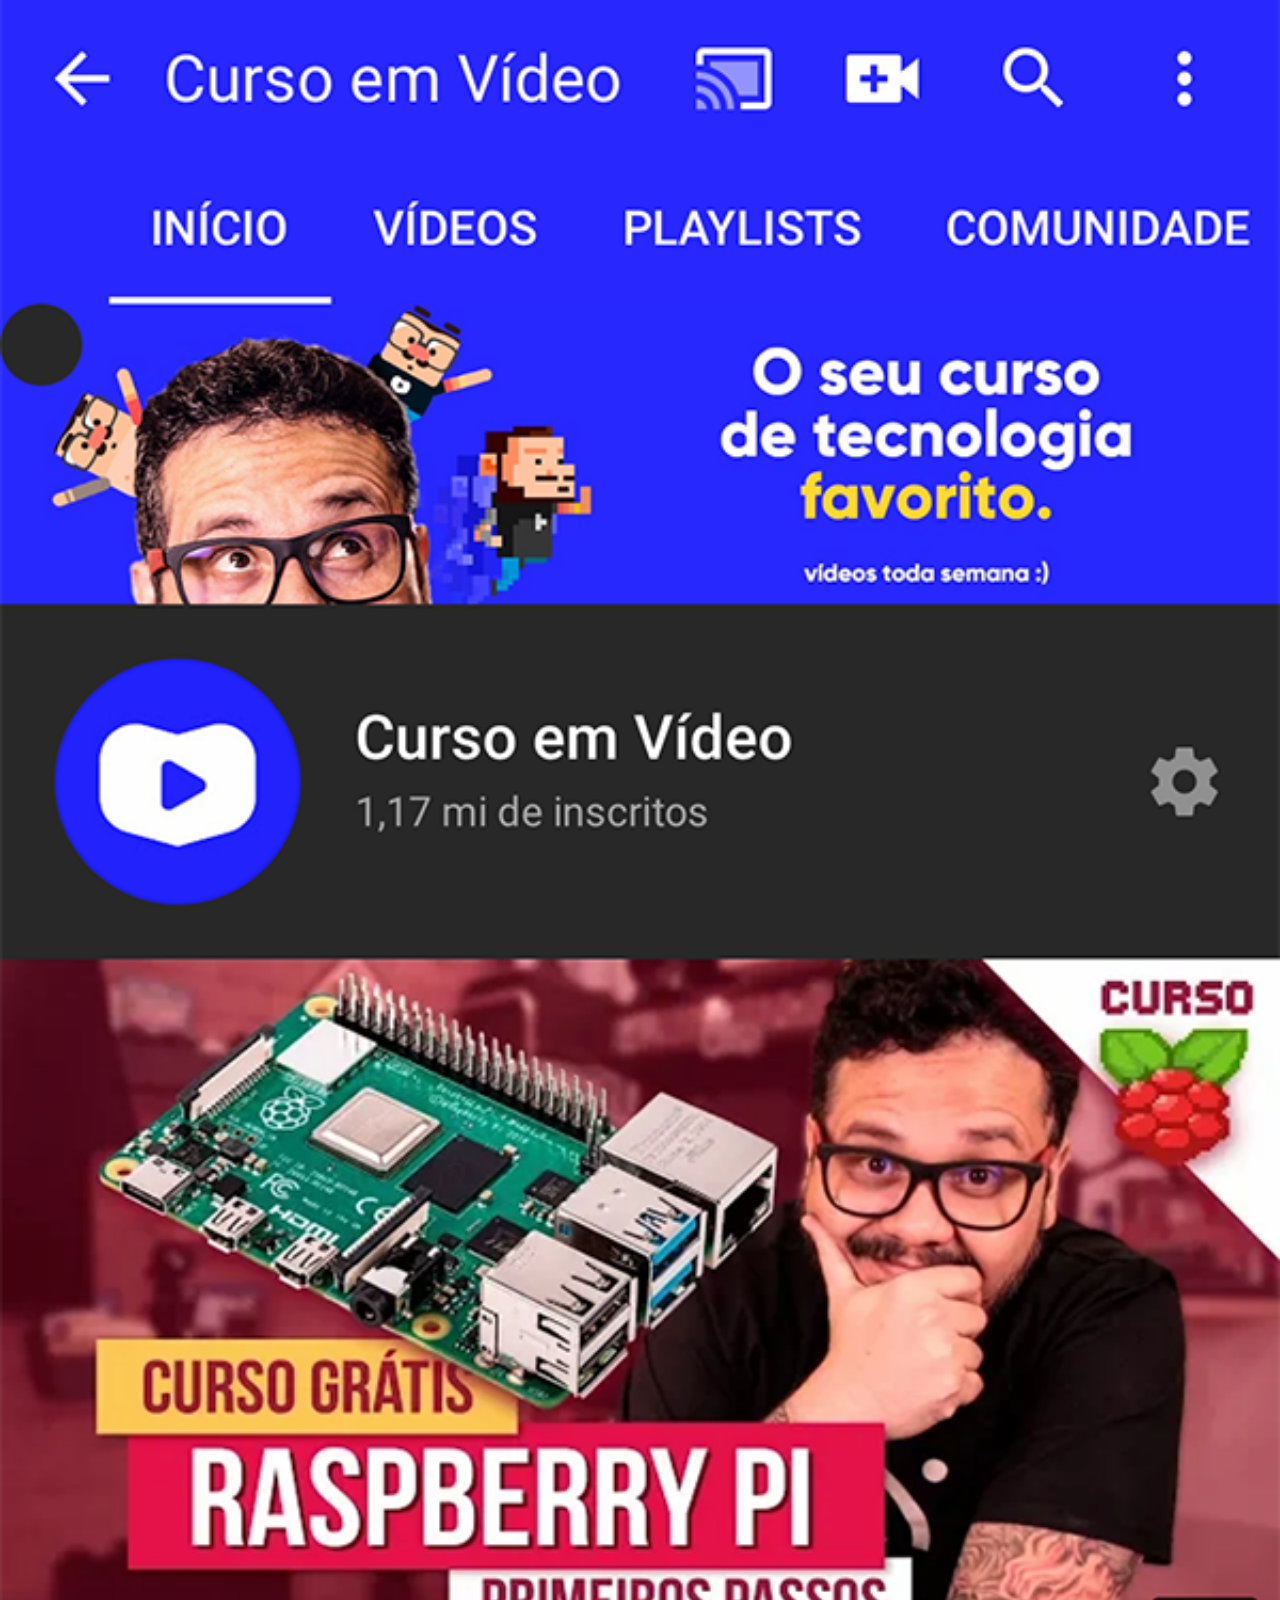
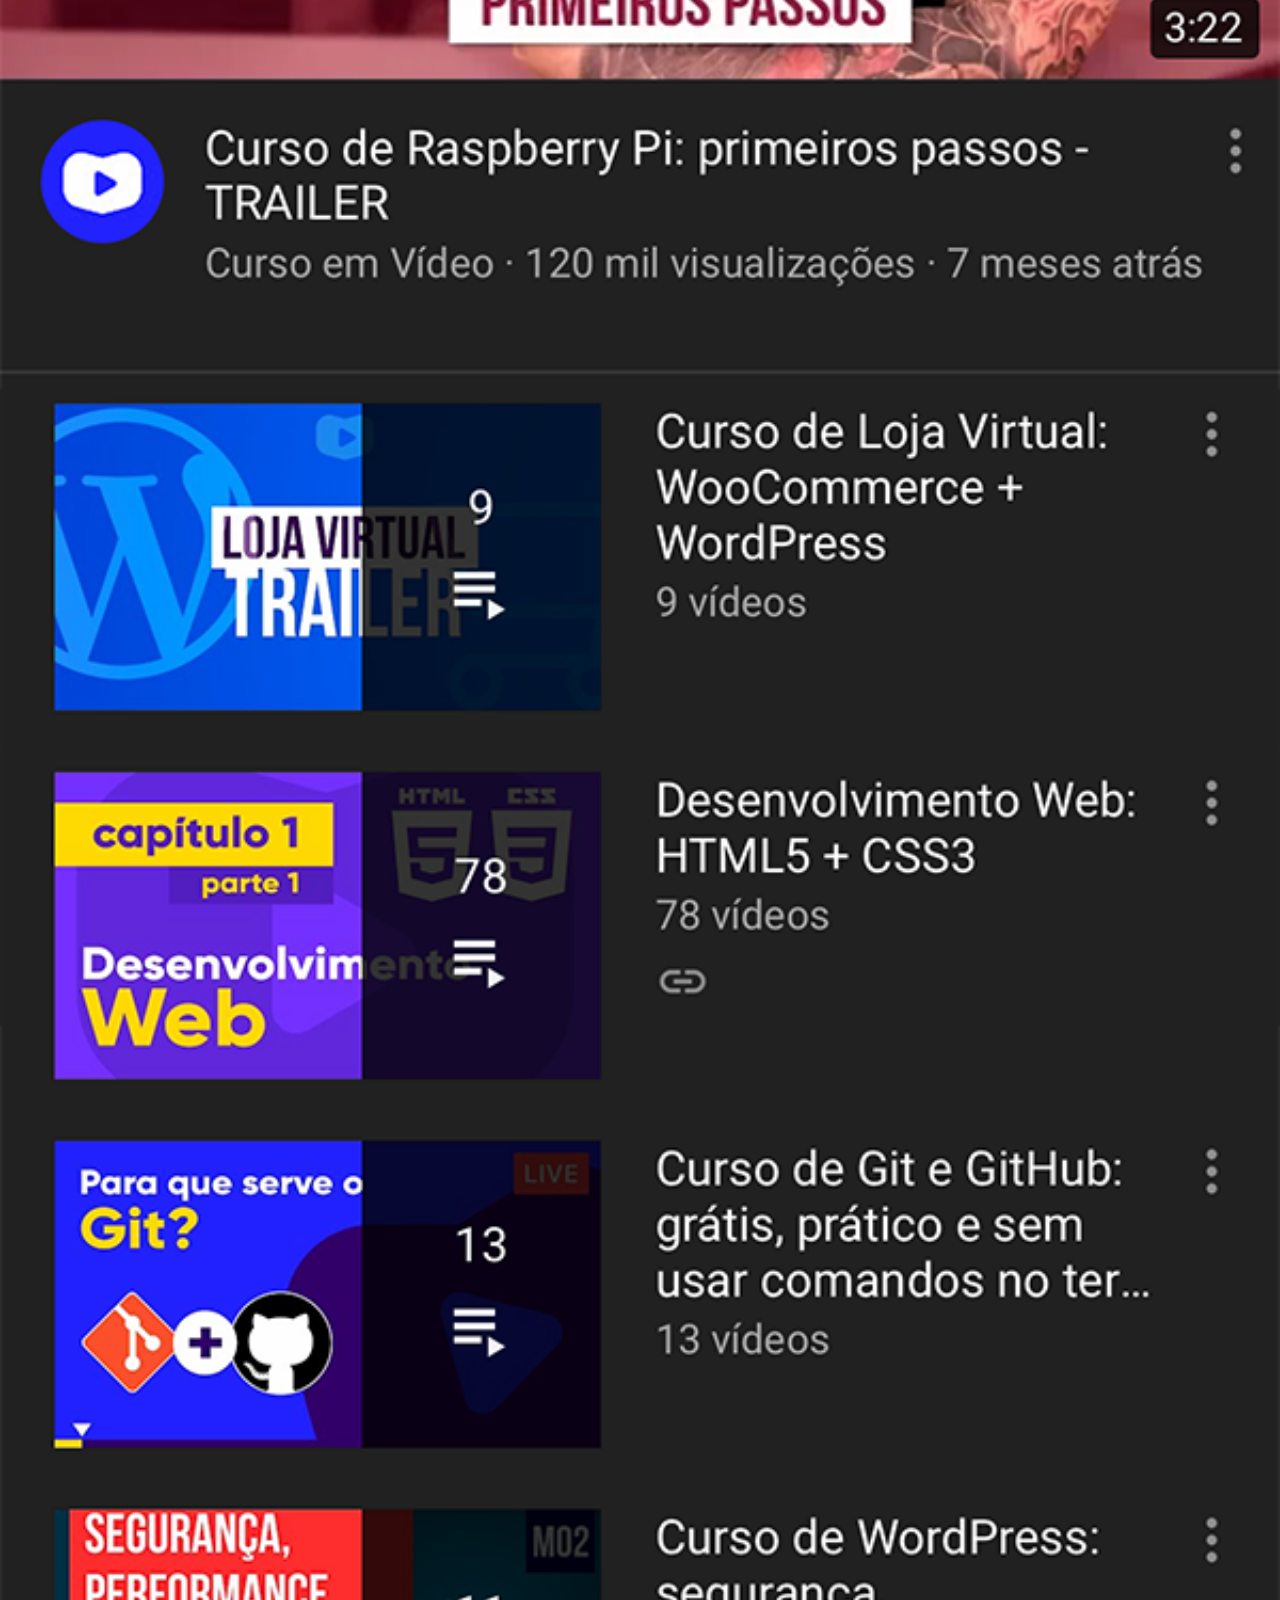
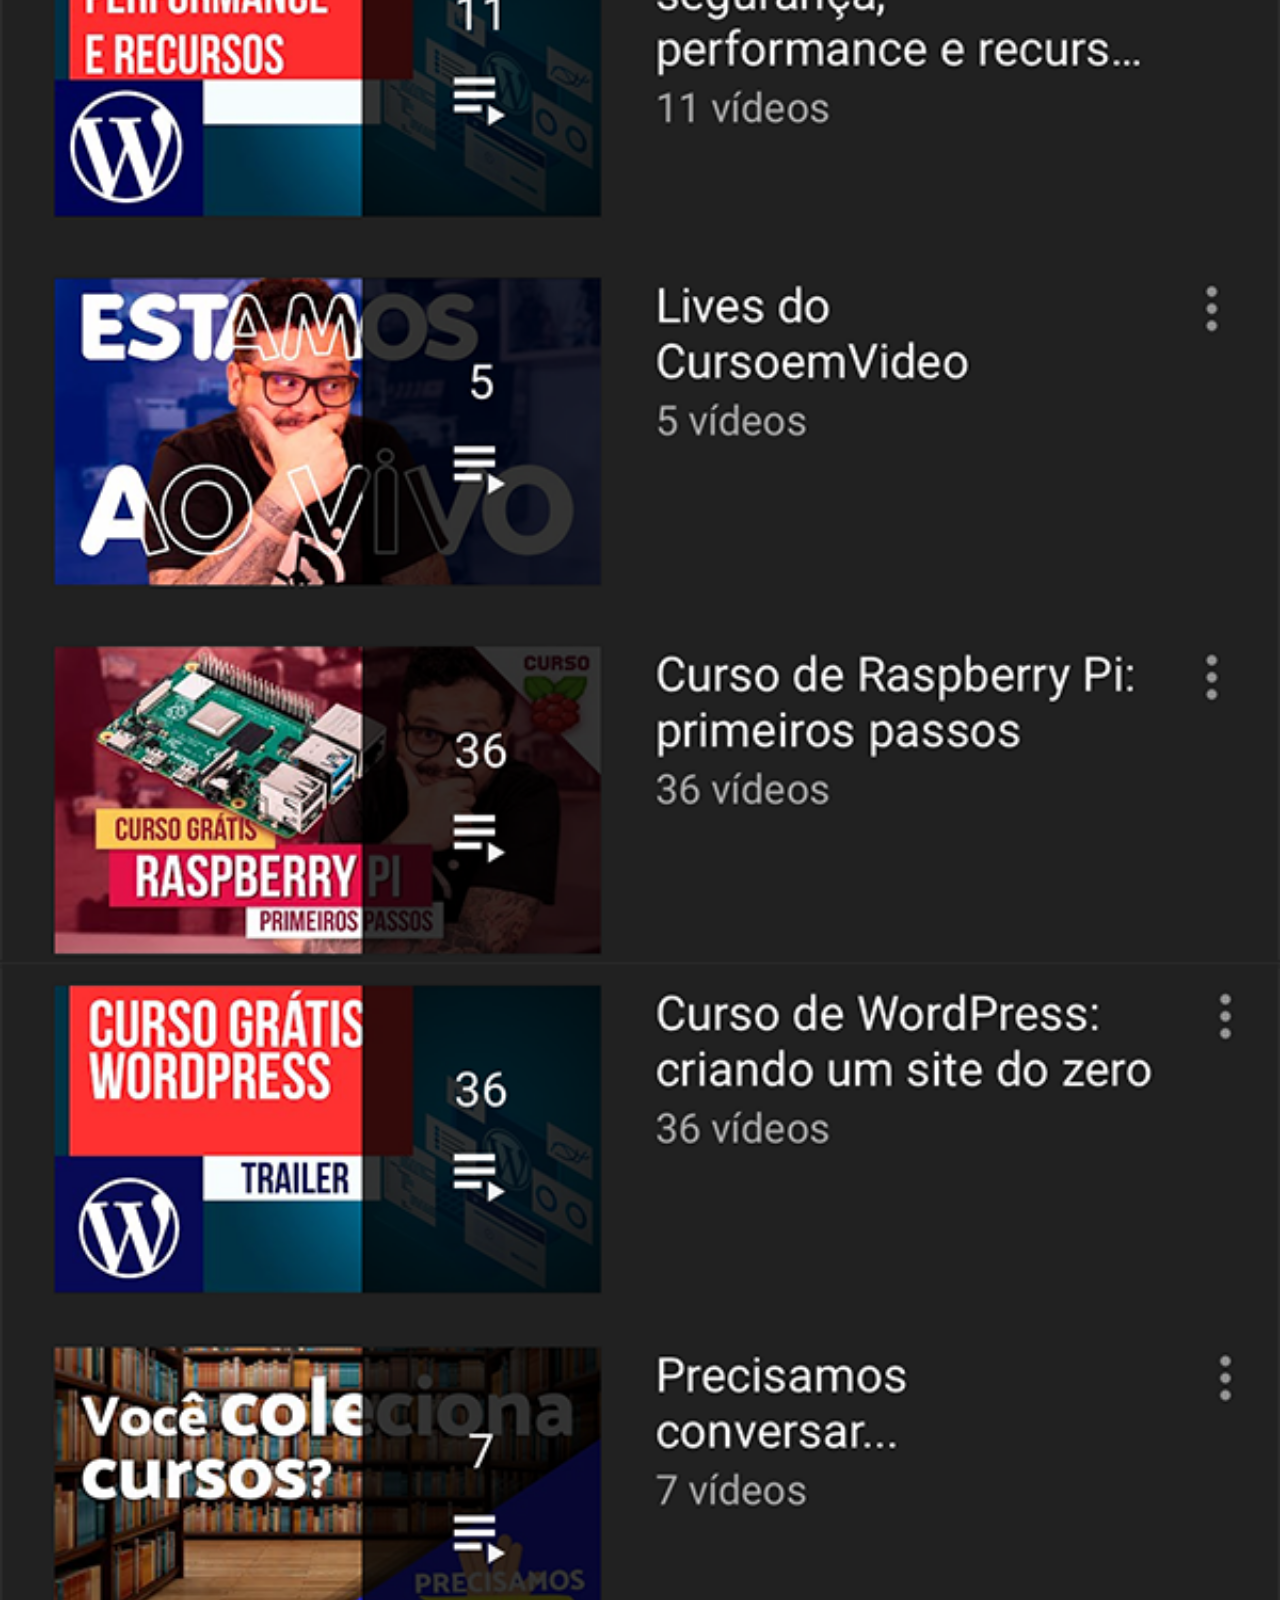
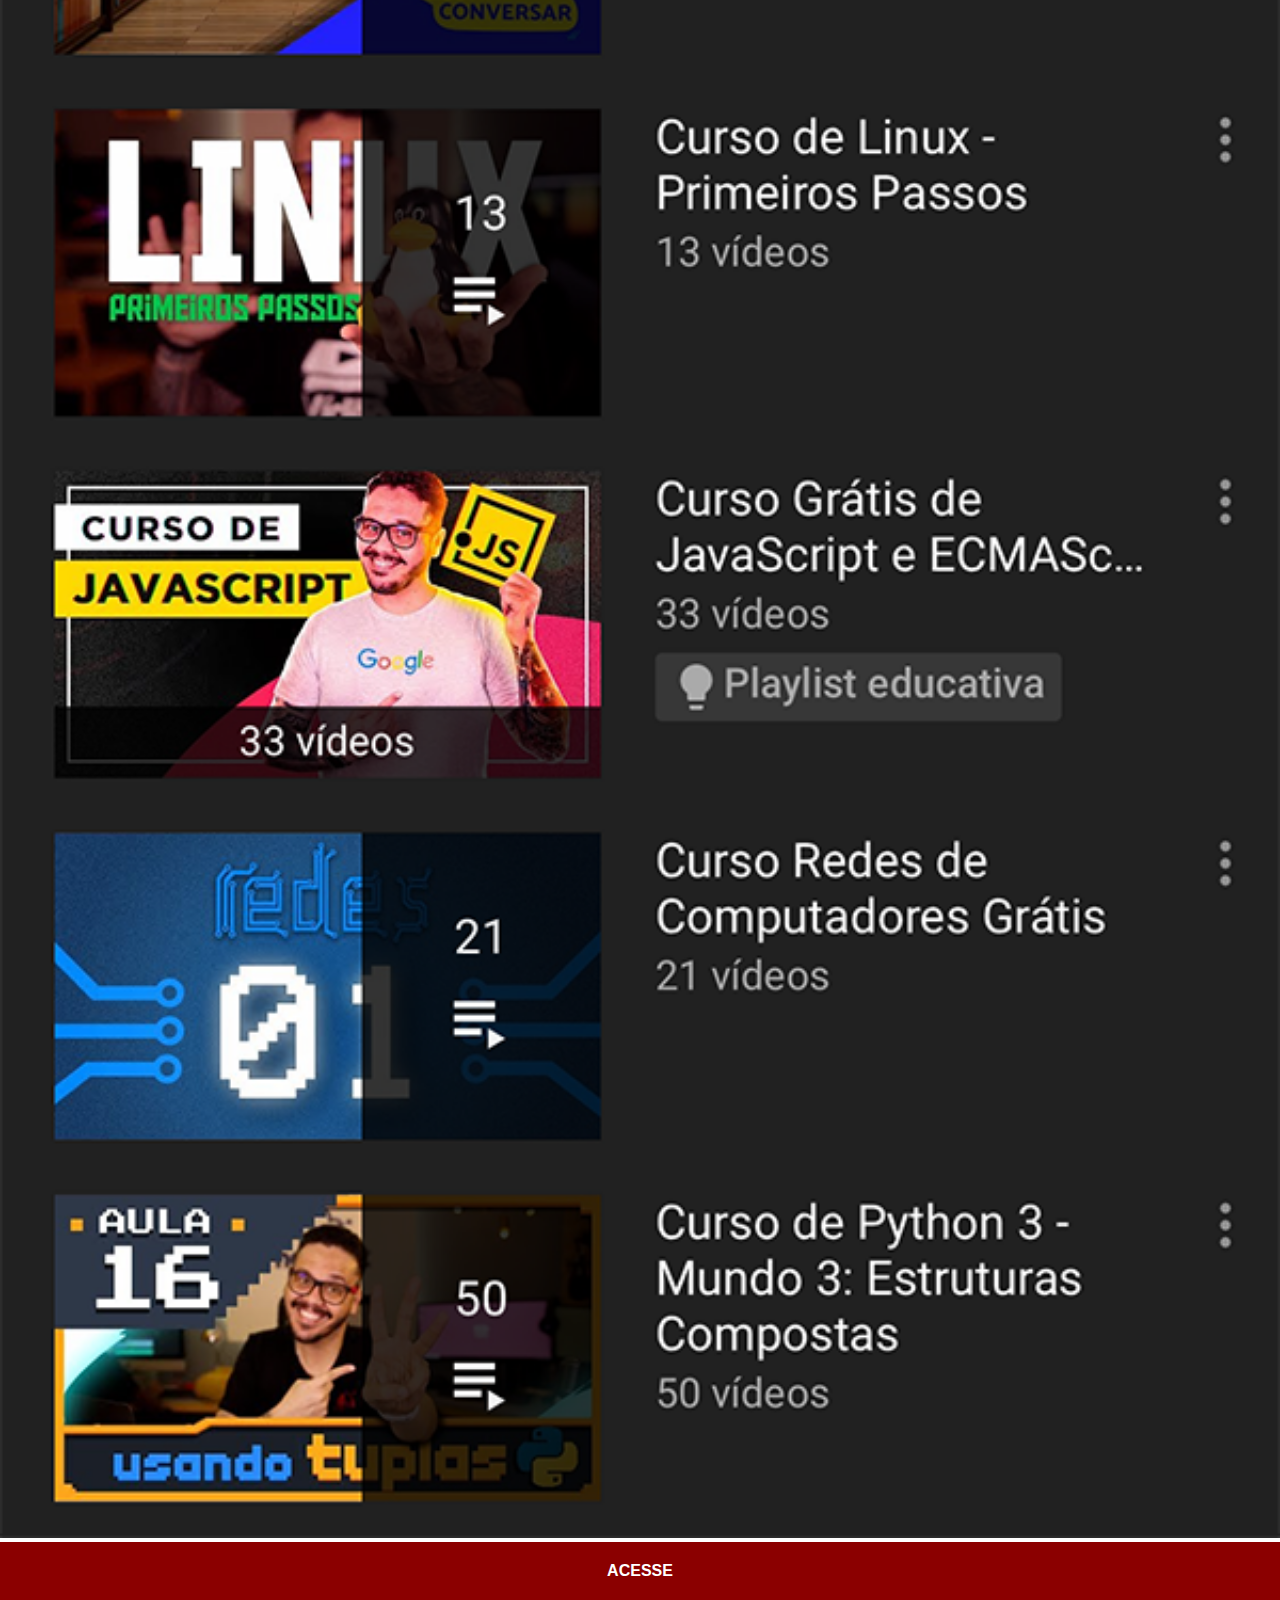
<file: youtube.html>
<!DOCTYPE html>
<html lang="pt-br">
  <head>
    <meta charset="UTF-8" />
    <meta name="viewport" content="width=device-width, initial-scale=1.0" />
    <title>YouTube</title>
    <link rel="stylesheet" href="estilos/social.css">
  </head>
  <body>
    <img src="imagens/tela-youtube.png" alt="YouTube" />
    <a href="https://www.youtube.com/@CursoemVideo/playlists" target="_blank"
      >ACESSE</a>
  </body>
</html>
</file>
<file: estilos/style.css>
@charset "UTF-8";

* {
  margin: 0px;
  padding: 0px;
  font-family: Arial, Helvetica, sans-serif;
}

html,
body {
  height: 100vh;
  width: 100vw;
  background-color: black;
}
body {
  background: url("../imagens/fundo-madeira.jpg") no-repeat top center;
  background-size: cover;
  background-attachment: fixed;
  /*apaga background-color: green*/
}

main {
  position: relative;
  height: 100vh;
}

section#telefone {
  position: absolute;
  top: 50%;
  left: 50%;
  transform: translate(-50%, -50%);

  height: 627px;
  width: 311px;
  /*apaga background-color:blue*/
  background: url("../imagens/frame-iphone.png") no-repeat;
}
iframe#tela {
  position: relative;
  top: 80px;
  left: 22px;
  width: 267px;
  height: 471px;
}
section#redes-sociais {
  text-align: left;
   /*OU tbm podemos usar
    display:  flex;
    flex-direction:  column;
    */
 
}
section#redes-sociais img {
  width: 50px;
  margin: 10px;
  border-radius: 50%;  
  box-shadow: 2px 2px 5px rgba(0, 0, 0, 0, 400);
  box-sizing: border-box;
}
section#redes-sociais img:hover {
  border: 2px solid rgba(255, 255, 255, 0.638);
  transform: translate(-3px, -3px);
  box-shadow: 5px 5px 10px rgba(0, 0, 0, 0, 623);
  transition: transform 0.3s, border 1s;}
   /* Nova forma: transition-duration*/
</file>
<file: estilos/social.css>
@charset "UTF-8";
* {
  margin: 0px;
  padding: 0px;
  font-family: Arial, Helvetica, sans-serif;
}
::-webkit-scrollbar {
  width: 0;
  height: 0px;
}
img {
  width: 100vw;
}

a {
  display: block;
  background-color: darkred;
  color: white;
  padding: 20px;
  text-align: center;
  font-weight: bolder;
  text-decoration: none;
}
a:hover {
  background-color: red;
}
</file>
